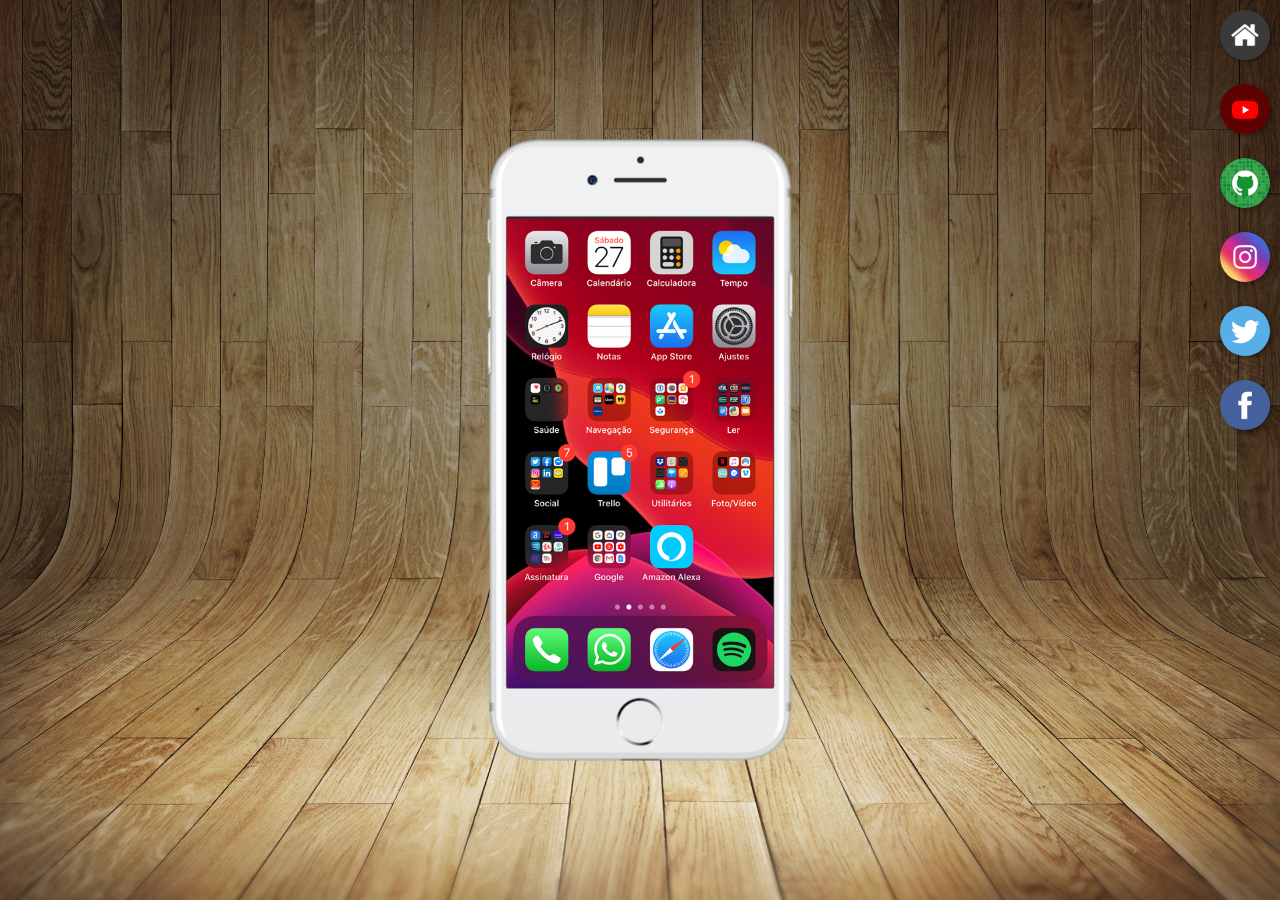
<file: index.html>
<!DOCTYPE html>
<html lang="pt-br">
<head>
    <meta charset="UTF-8">
    <meta http-equiv="X-UA-Compatible" content="IE=edge">
    <meta name="viewport" content="width=device-width, initial-scale=1.0">
    <title>Projeto redes sociais</title>
    <link rel="shortcut icon" href="favicon.ico" type="image/x-icon">
    <link rel="stylesheet" href="estilos/style.css">
</head>
<body>
    <main>
        <section id="telefone">
            <iframe  name="tela" class="tela-home"
            
                src="home.html" frameborder="0">

            

            </iframe>

        
            

        </section>

        <section id="redes-sociais">
            <a href="home.html" target="tela"><img src="imagens/logo-home.jpg" alt="botao-home"><br></a>
            <a href="youtube.html" target="tela"><img src="imagens/logo-youtube.jpg" alt="YouTube"><br></a>
            <a href="github.html" target="tela"><img src="imagens/logo-github.jpg" alt="GitHub"><br></a>
            <a href="intagram.html" target="tela"><img src="imagens/logo-instagram.jpg" alt="Instagram"><br></a>
            <a href="twiter.html" target="tela"><img src="imagens/logo-twitter.jpg" alt="Twitter"><br></a>
            <a href="facebook.html" target="tela"><img src="imagens/logo-facebook.jpg" alt="Facebook"><br></a>
           

        </section>


    </main>
    
</body>
</html>
</file>
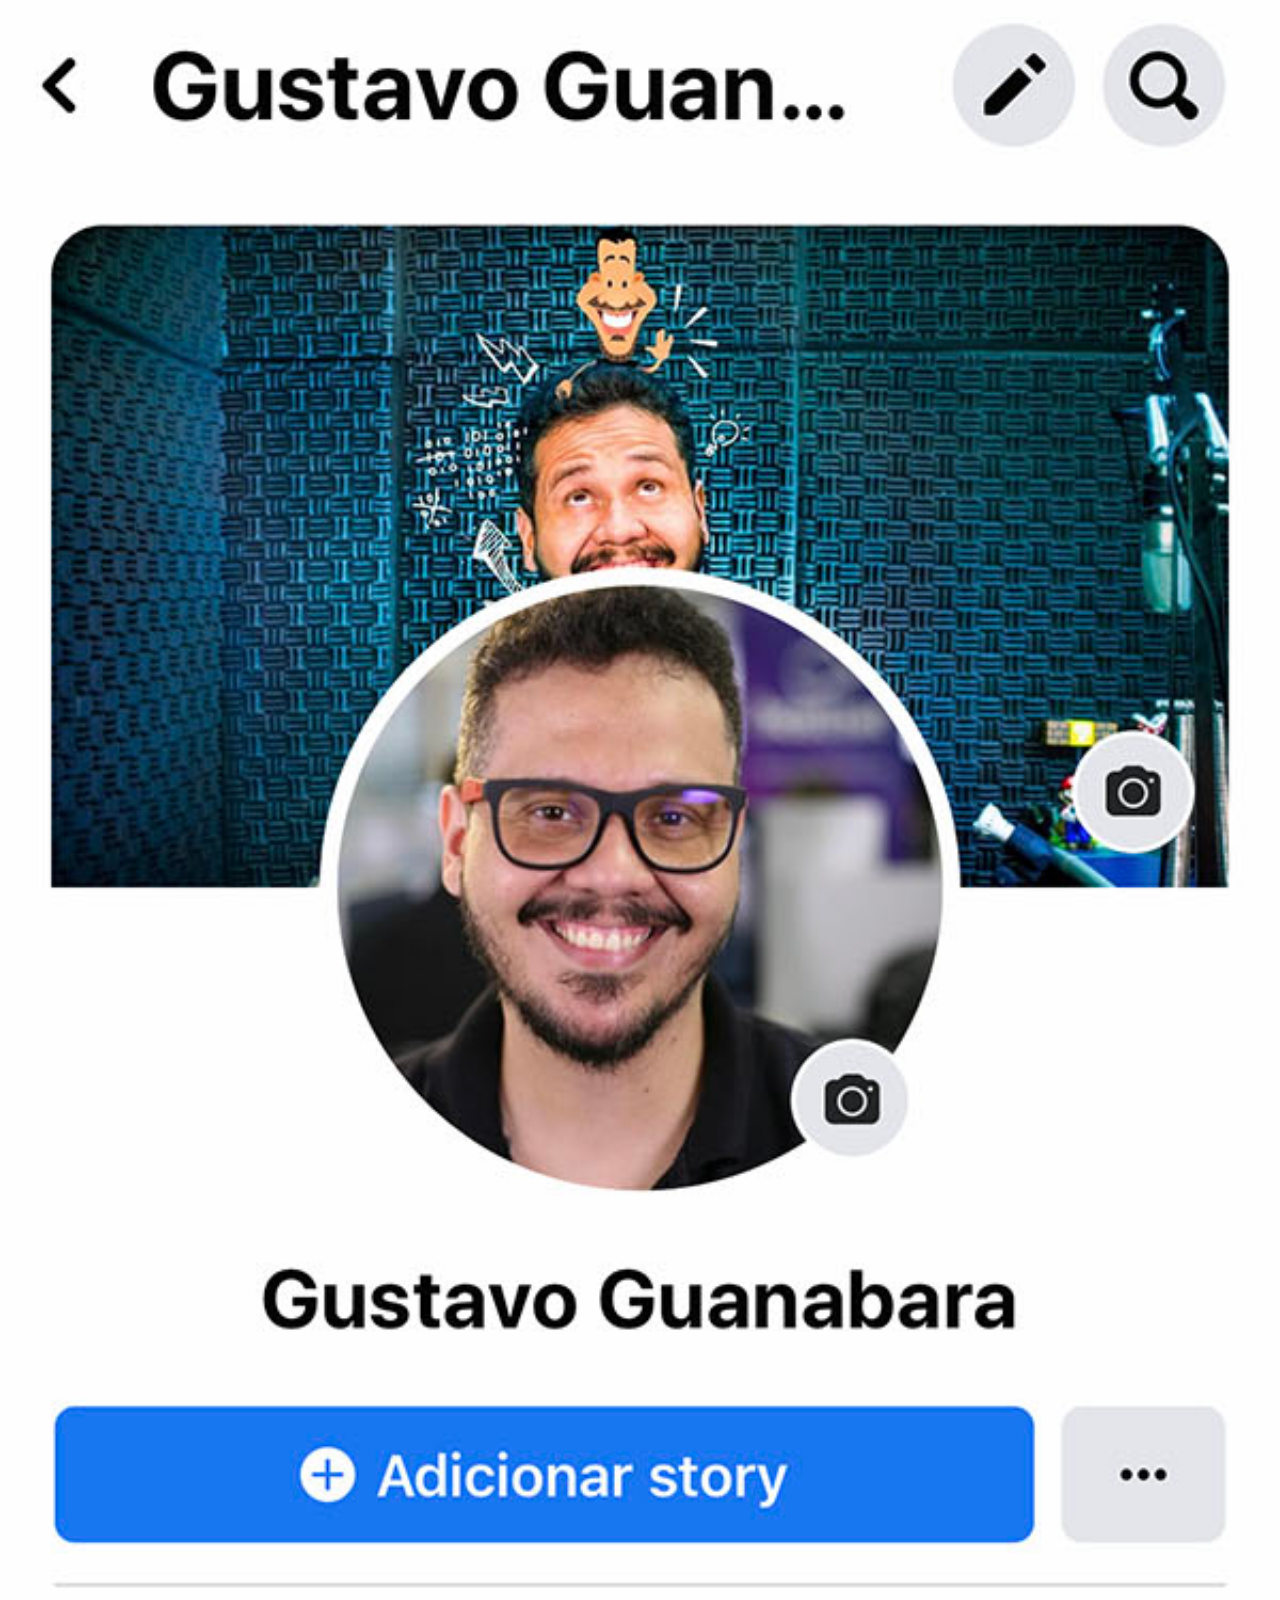
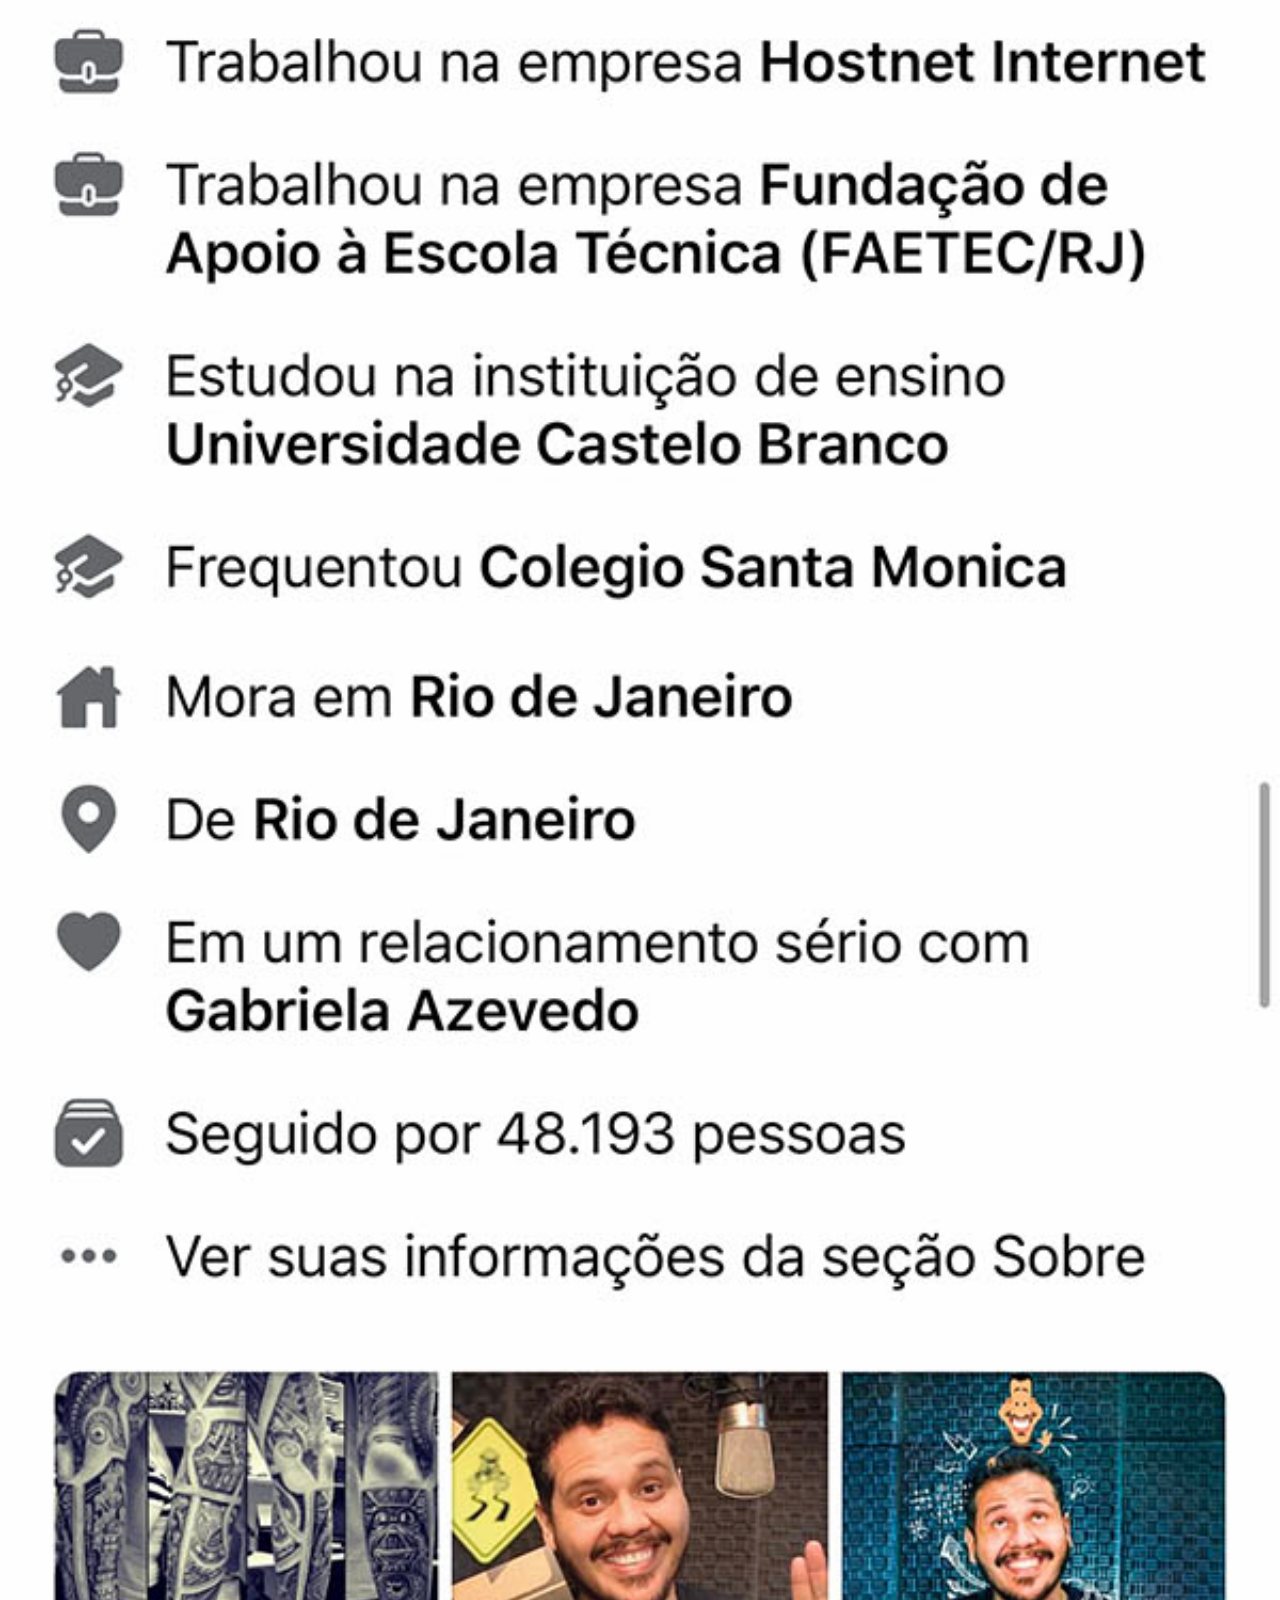
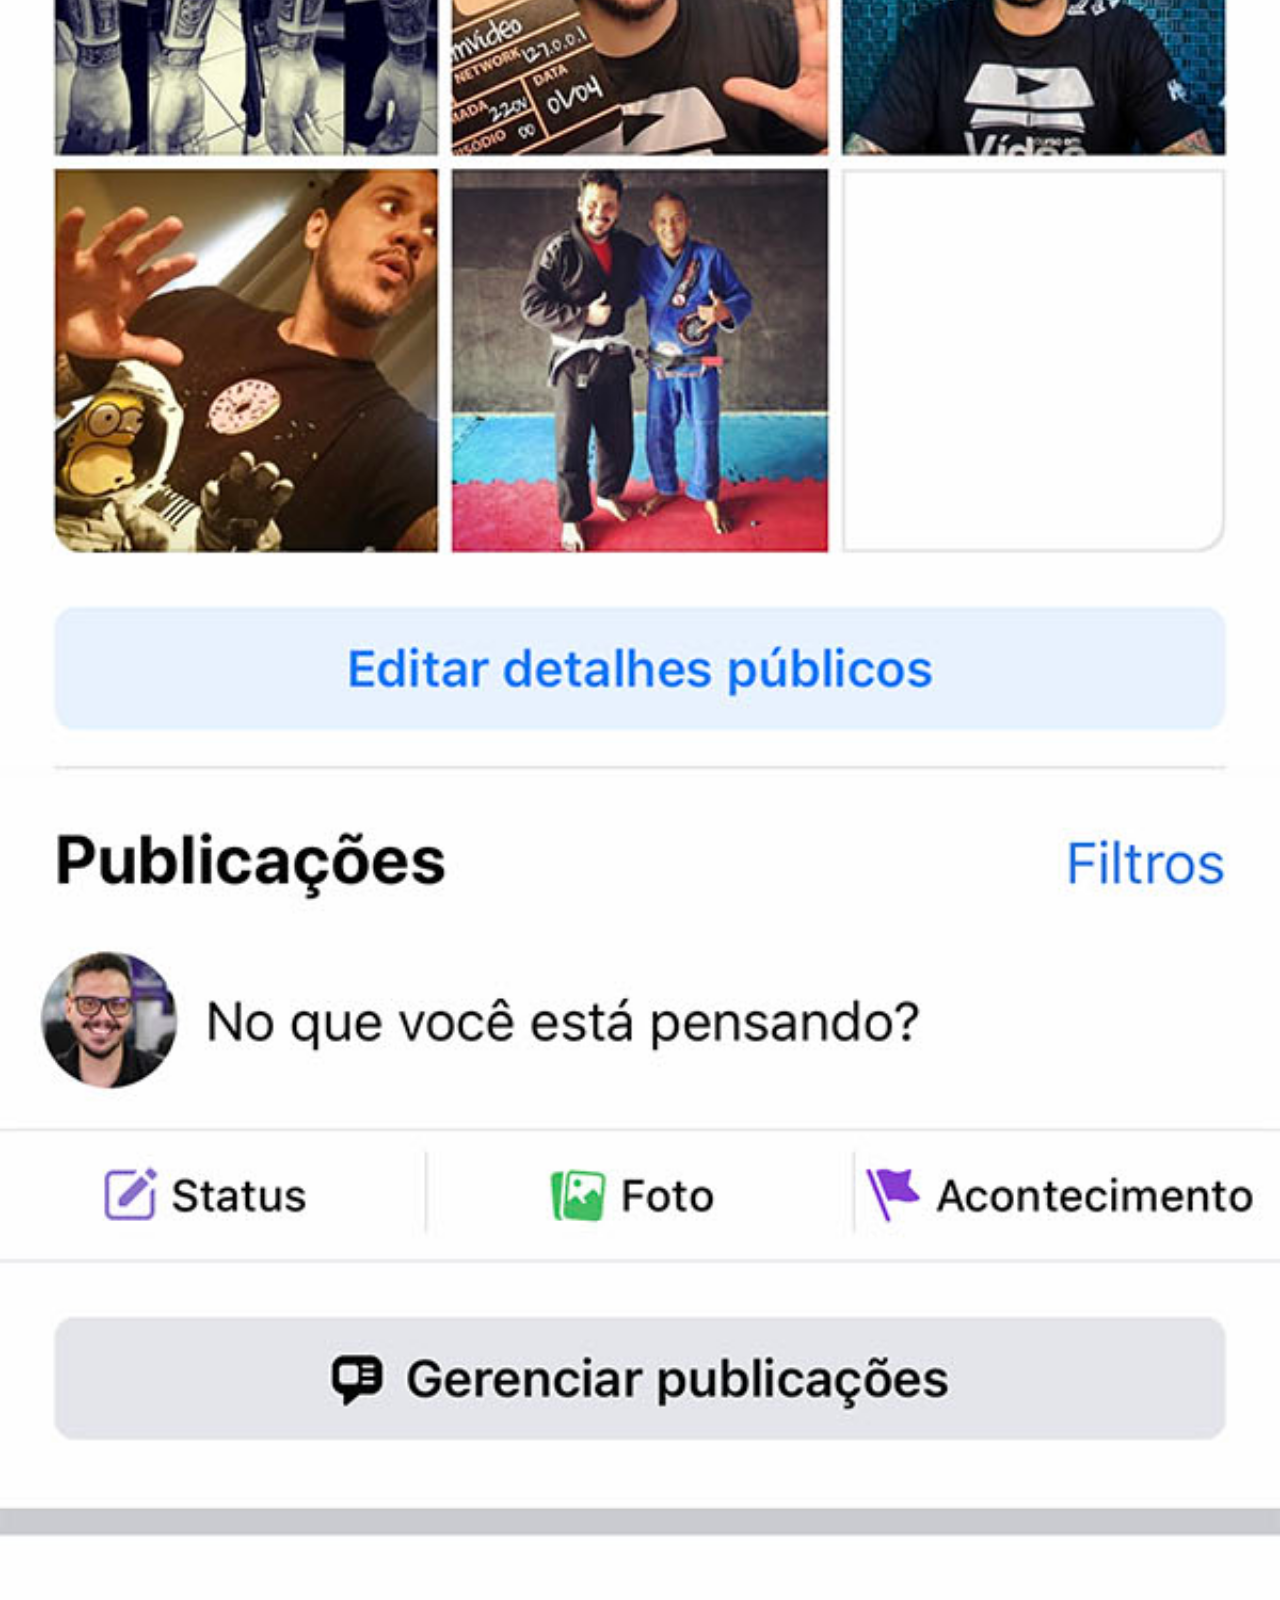
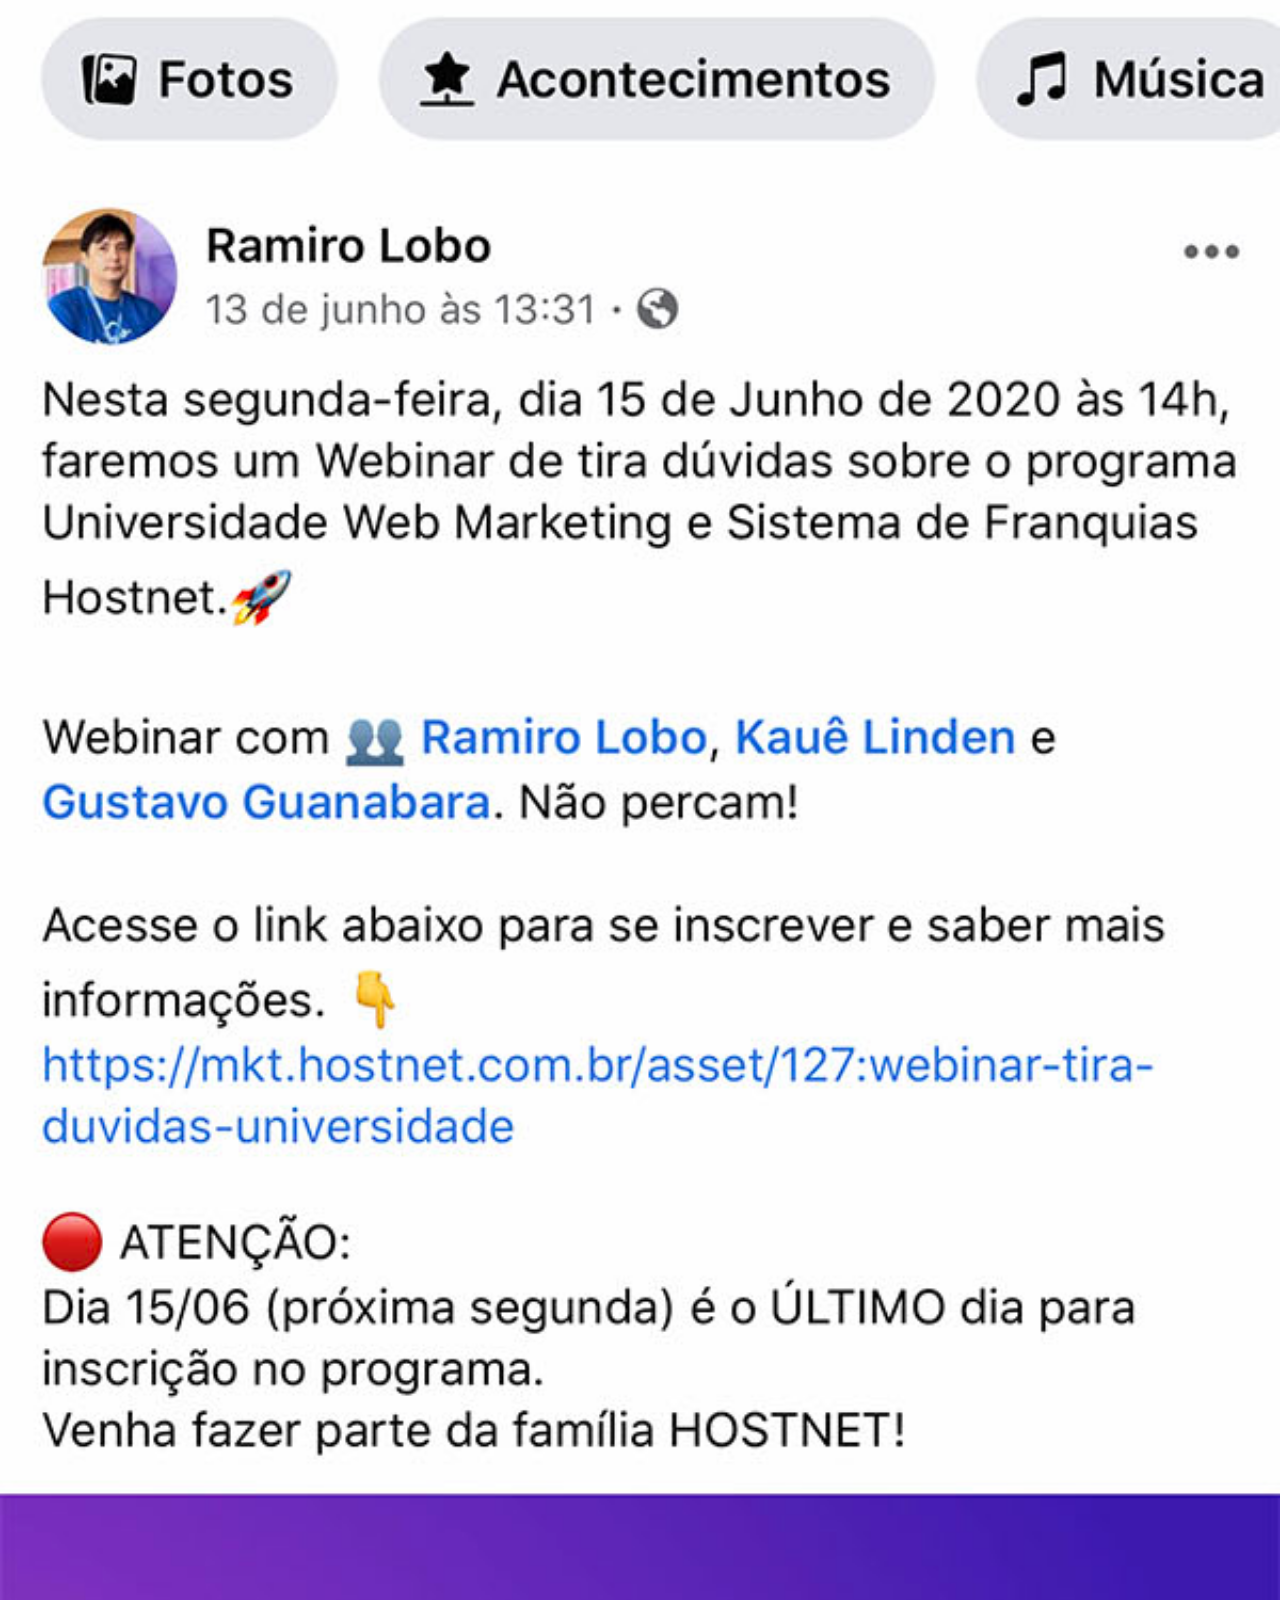
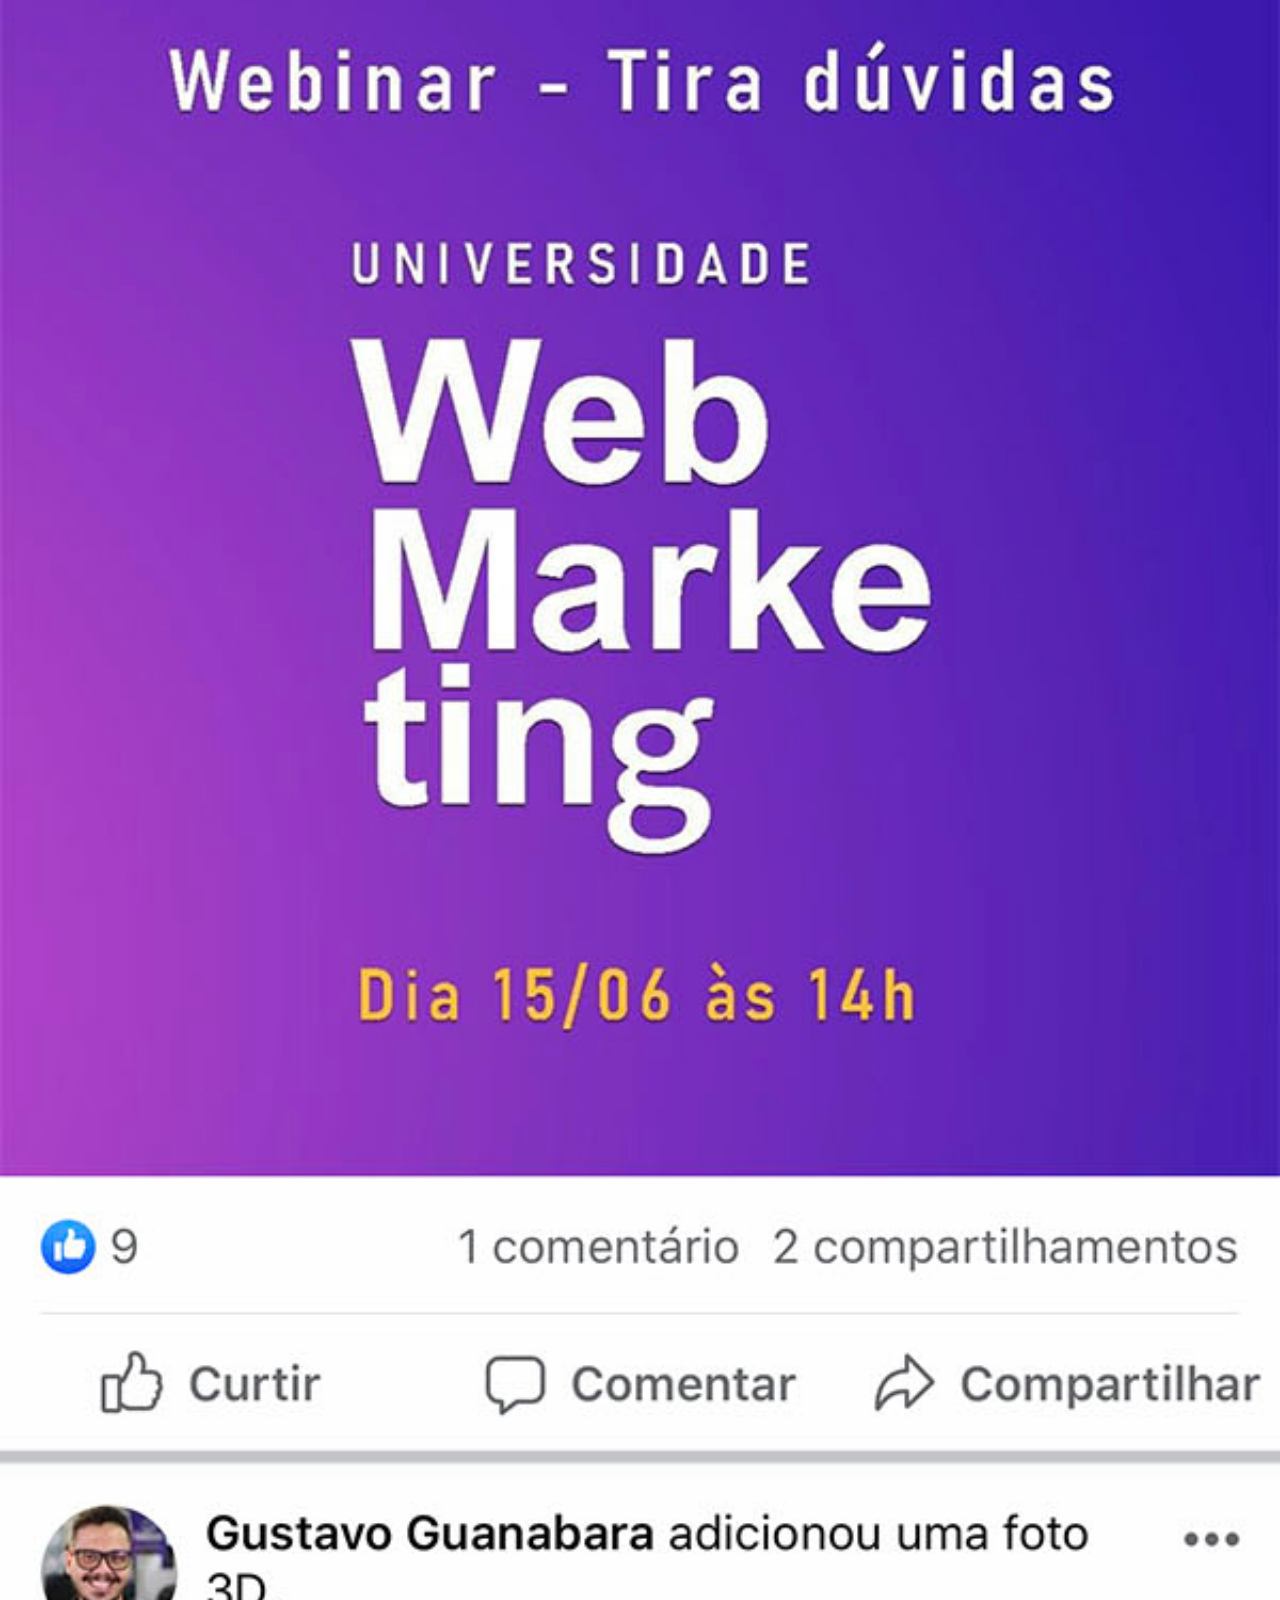
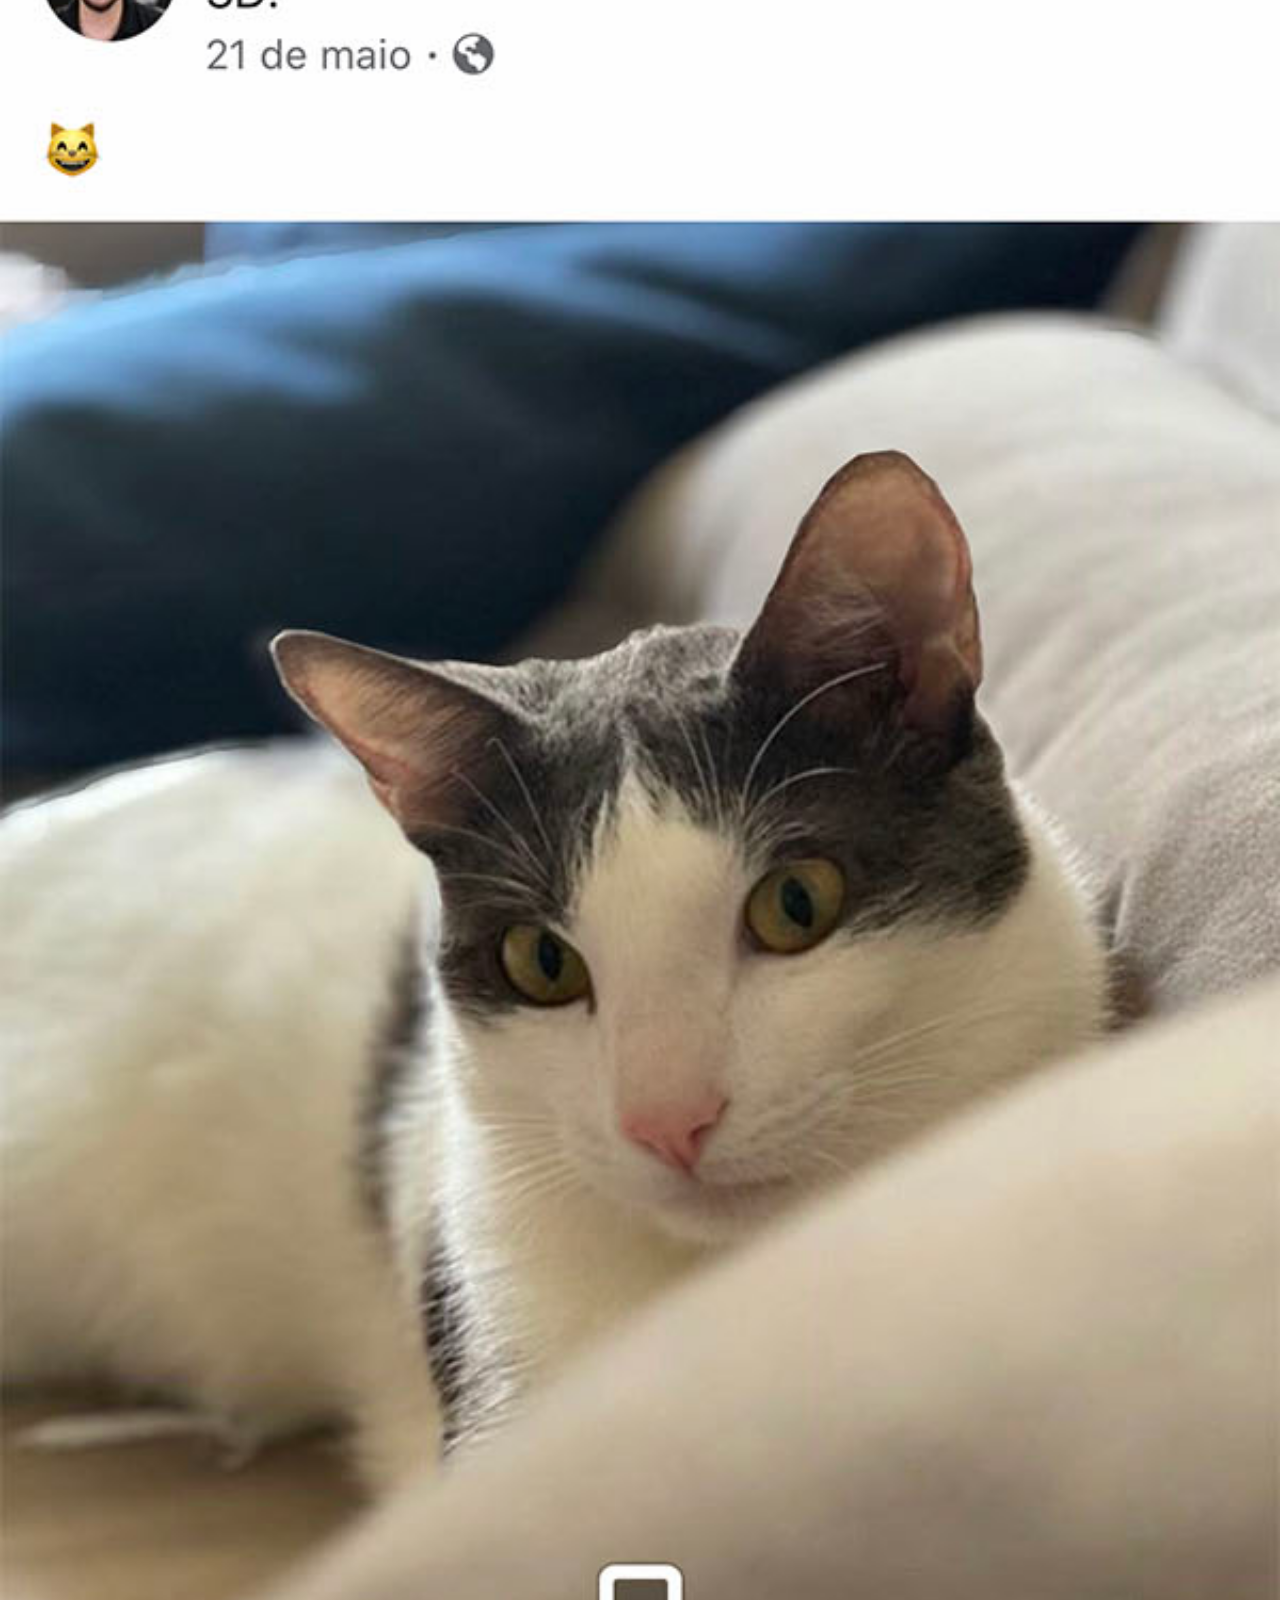
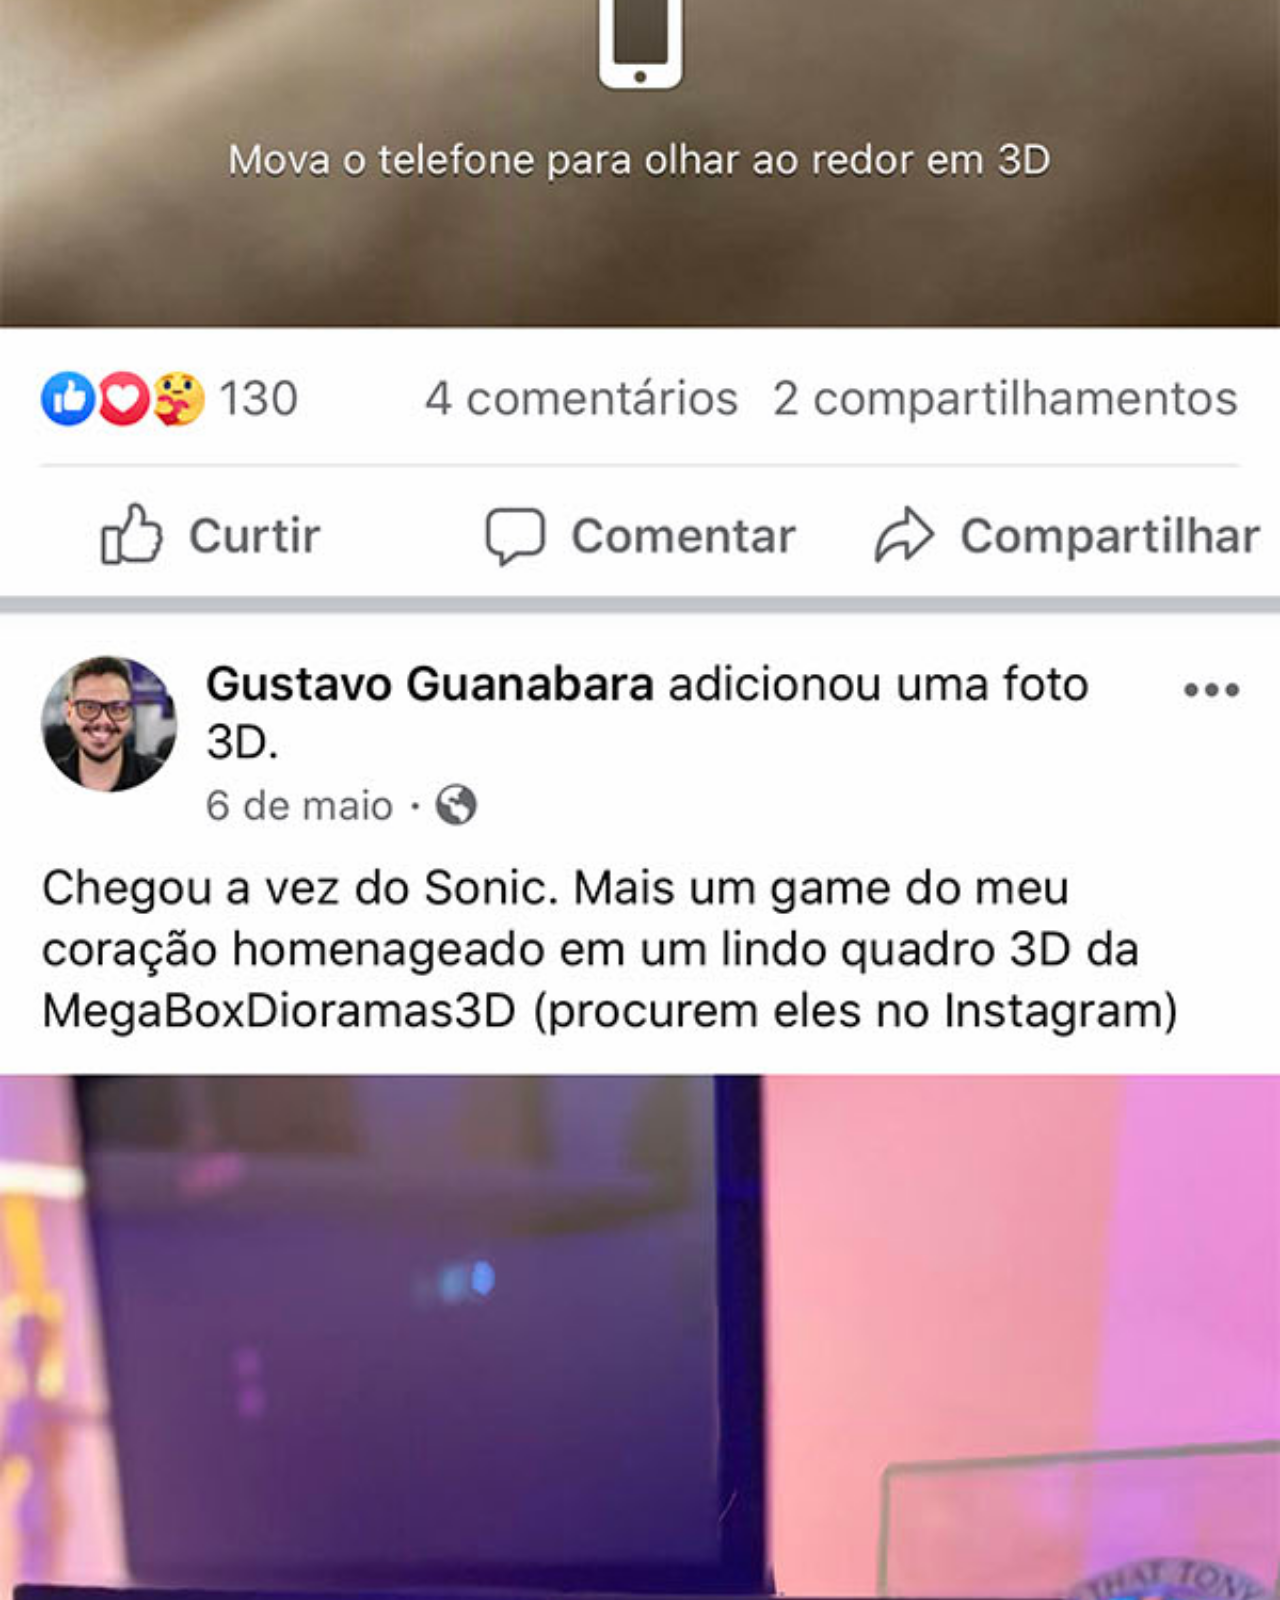
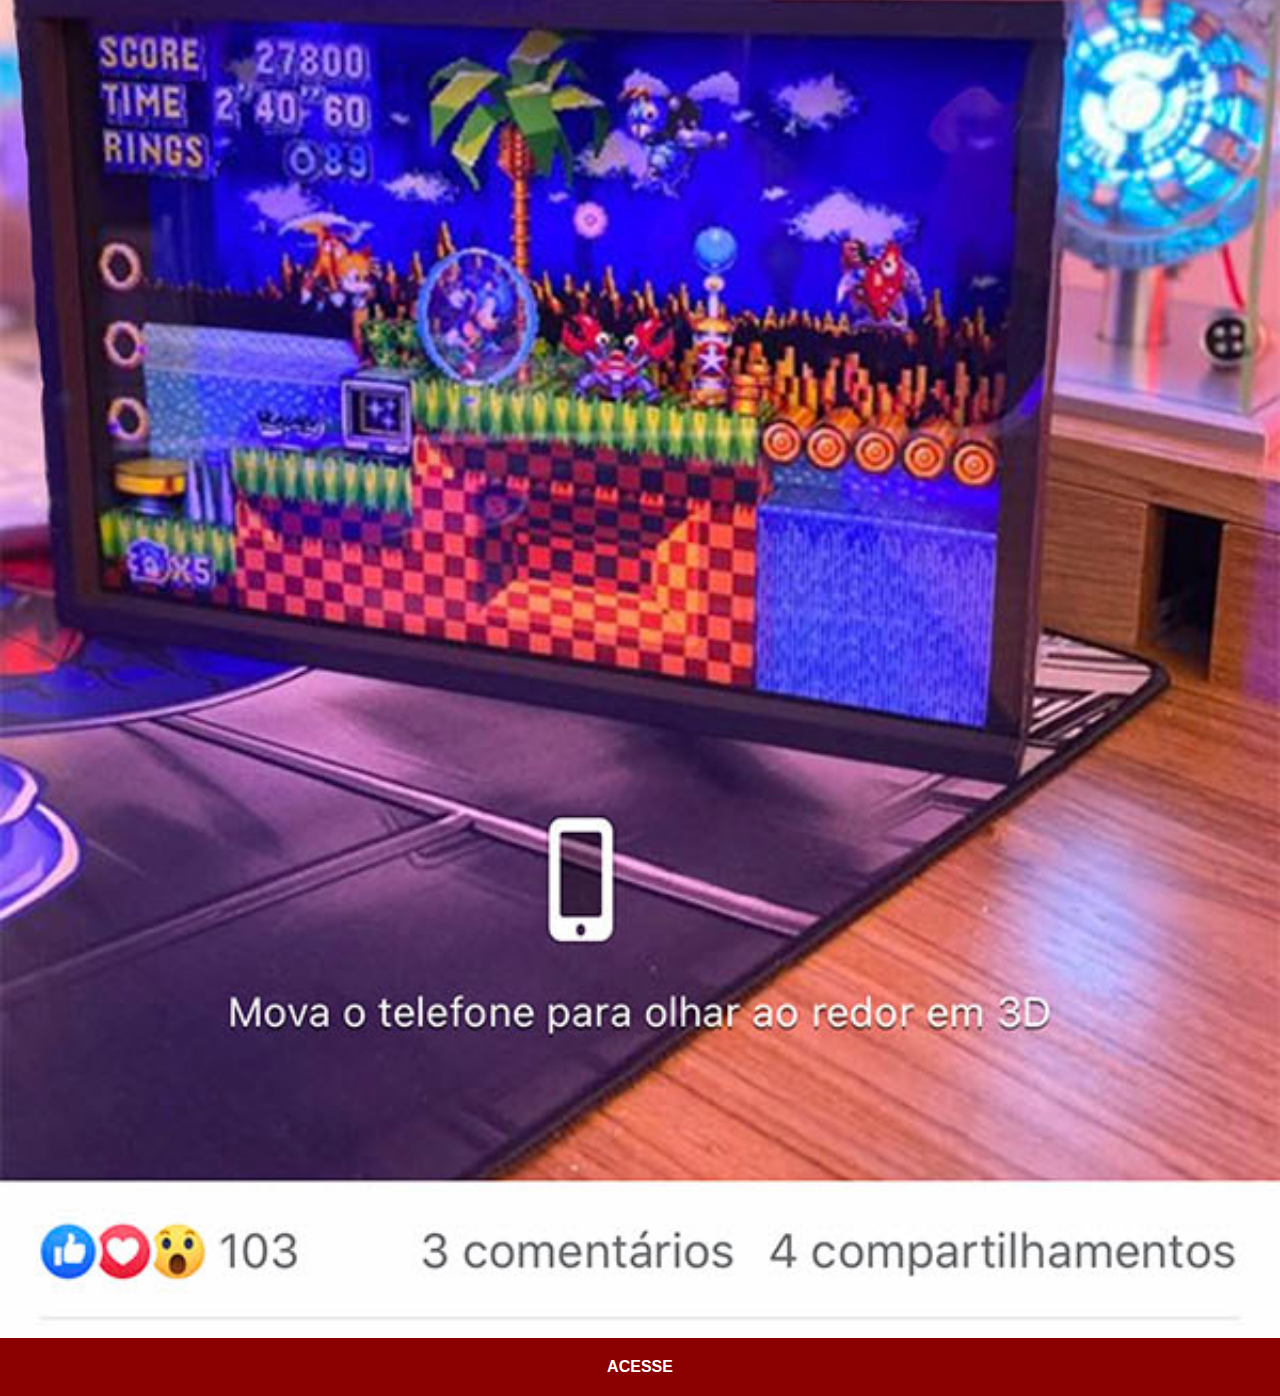
<file: facebook.html>
<!DOCTYPE html>
<html lang="pt-br">
<head>
    <meta charset="UTF-8">
    <meta http-equiv="X-UA-Compatible" content="IE=edge">
    <meta name="viewport" content="width=device-width, initial-scale=1.0">
    <title>Facebook</title> 
    <link rel="stylesheet" href="estilos/social.css">
</head>
<body>
    <img src="imagens/tela-facebook.jpg" alt="tela-face">
    <a href="https://www.facebook.com/gustavoguanabara/" target="_blank">ACESSE</a>
    
</body>
</html>
</file>
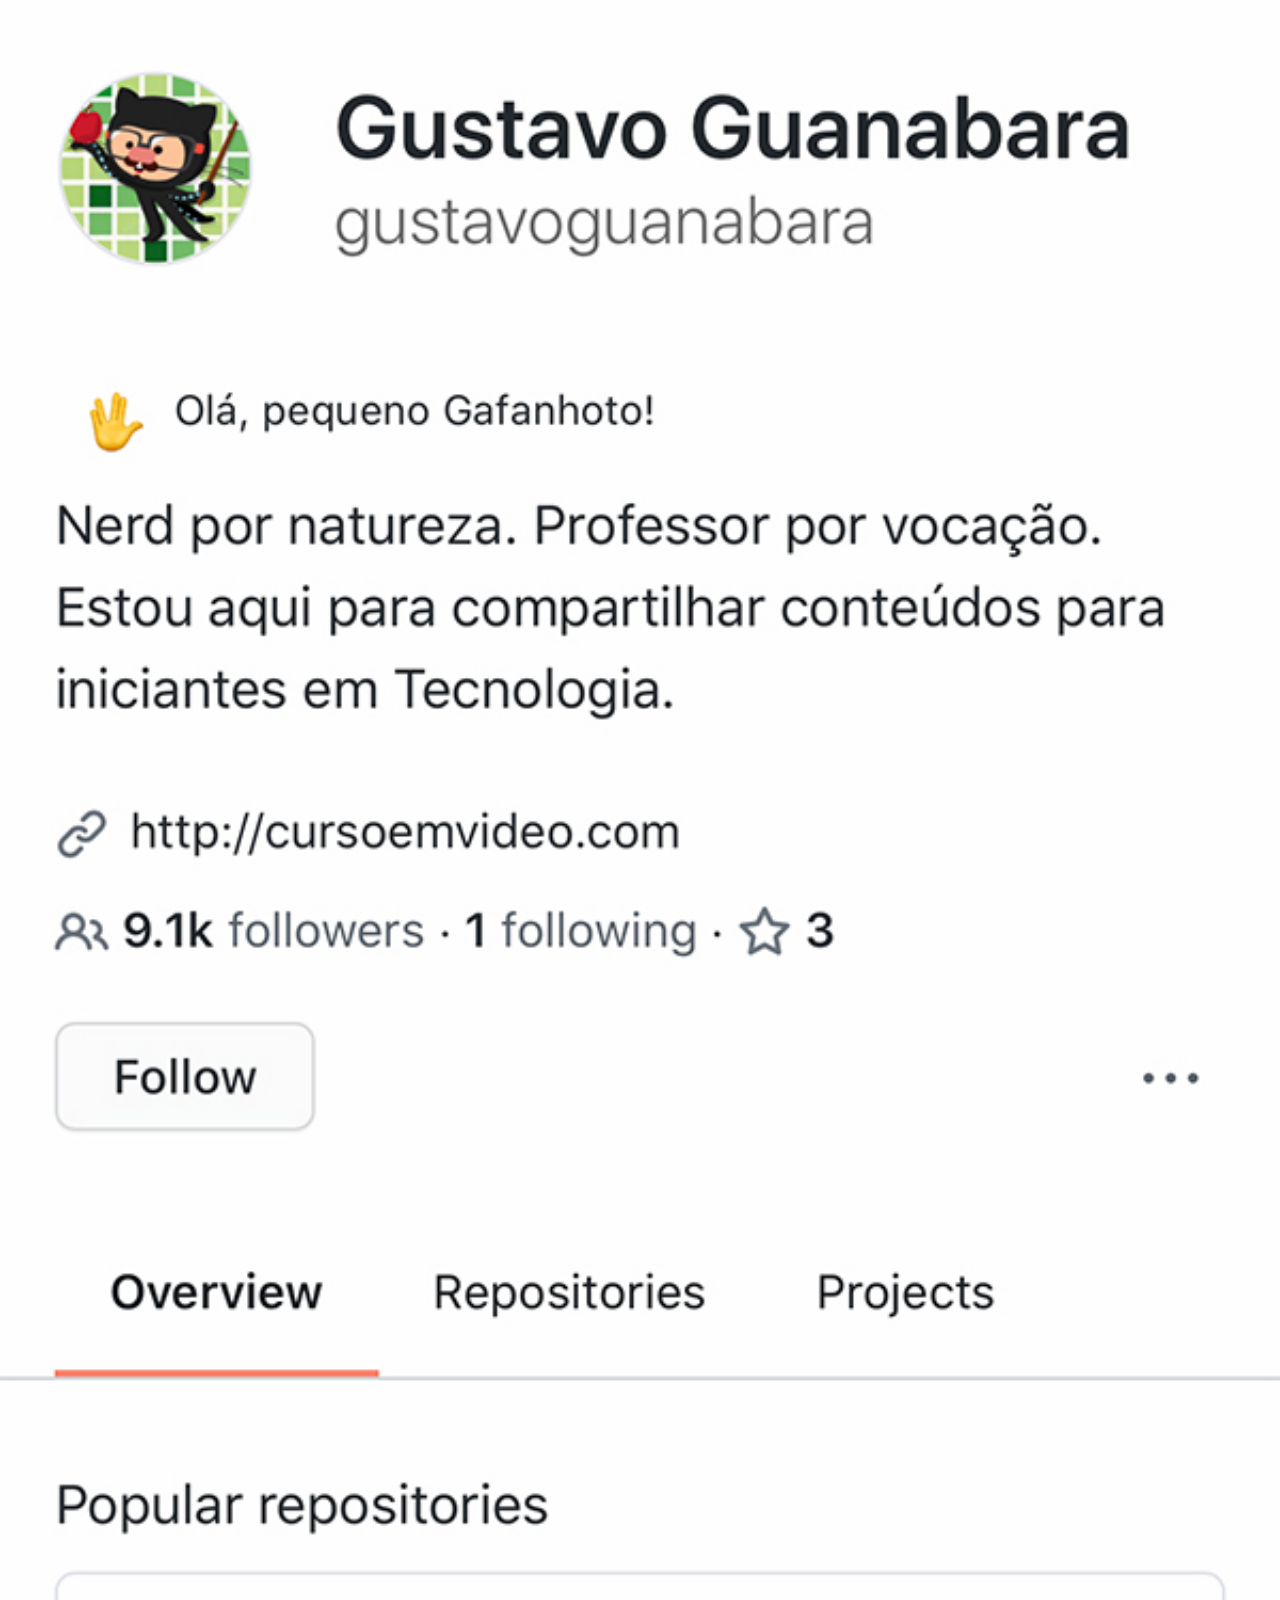
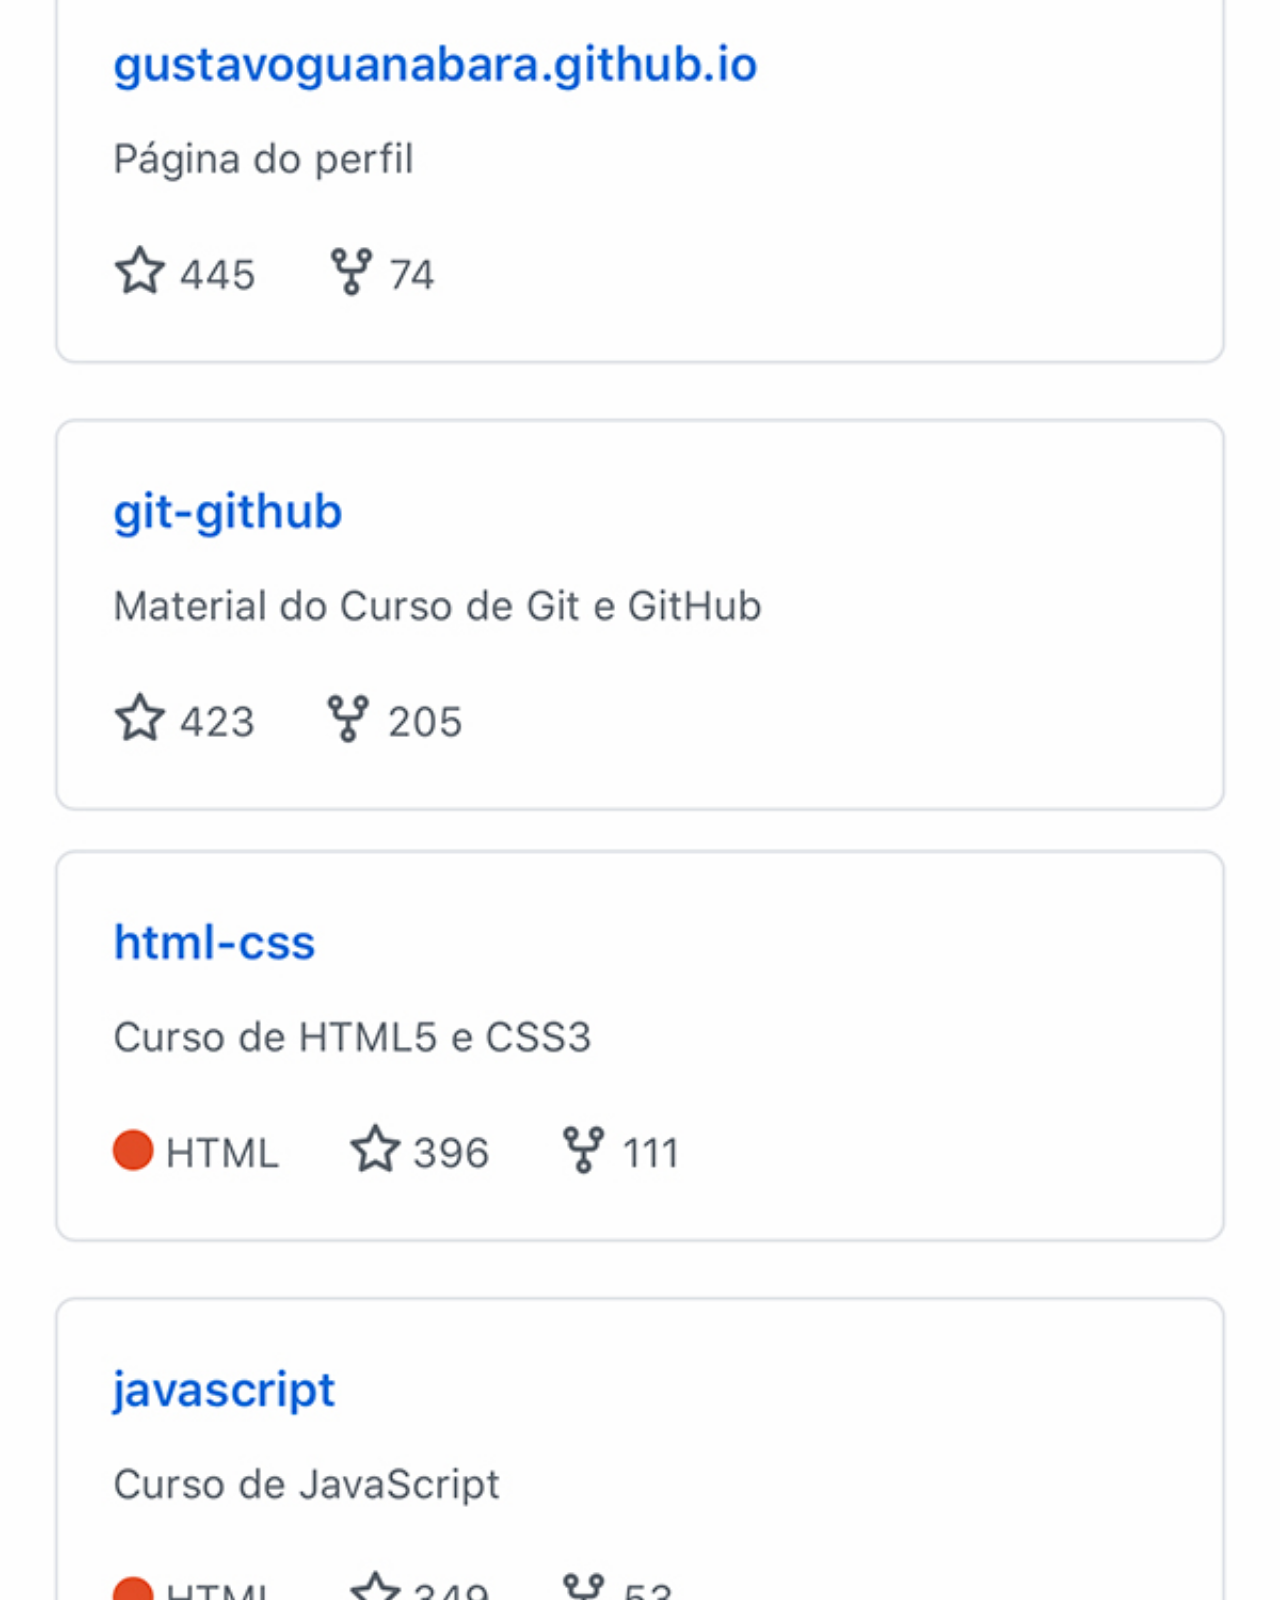
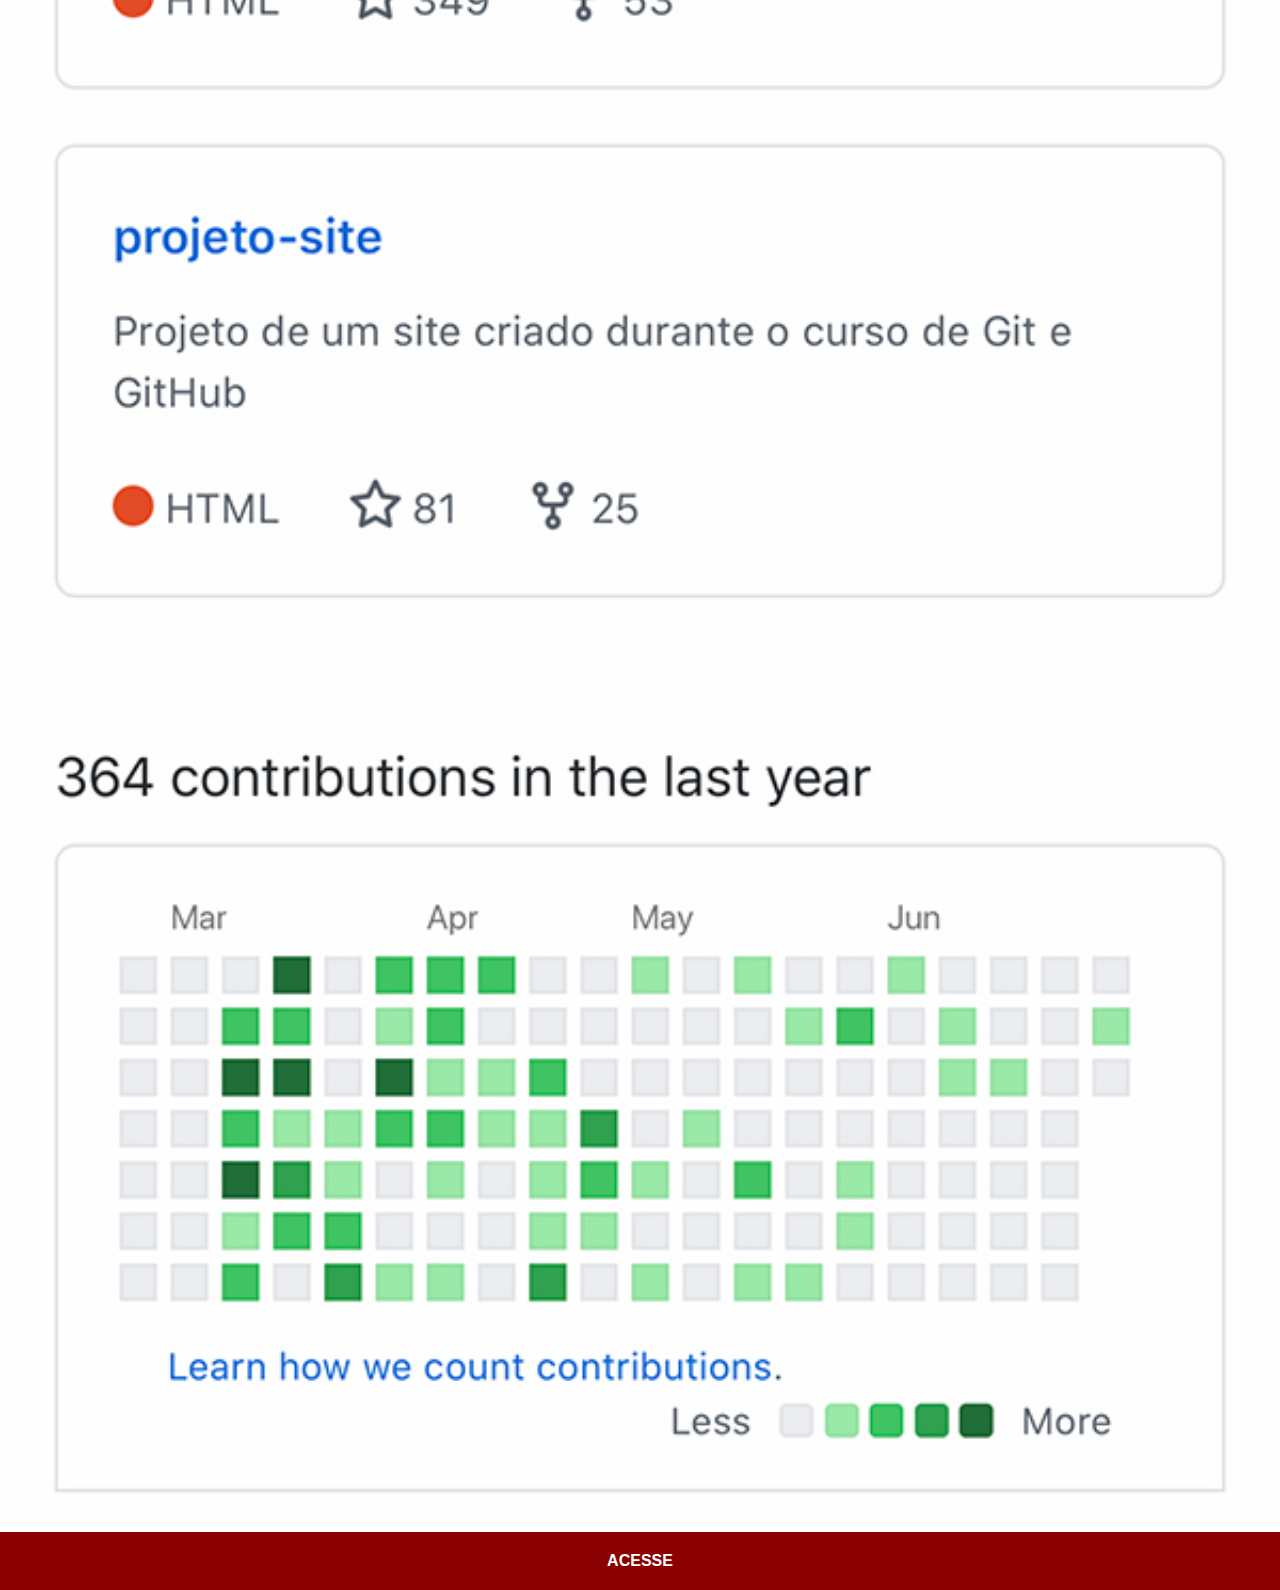
<file: github.html>
<!DOCTYPE html>
<html lang="pt-br">
<head>
    <meta charset="UTF-8">
    <meta http-equiv="X-UA-Compatible" content="IE=edge">
    <meta name="viewport" content="width=device-width, initial-scale=1.0">
    <title>Git-Hub</title>
    <link rel="stylesheet" href="estilos/social.css">
</head>
<body>
    <img src="imagens/tela-github.jpg" alt="tela-github">
    <a href="https://github.com/" target="_blank">ACESSE</a>
    
</body>
</html>
</file>
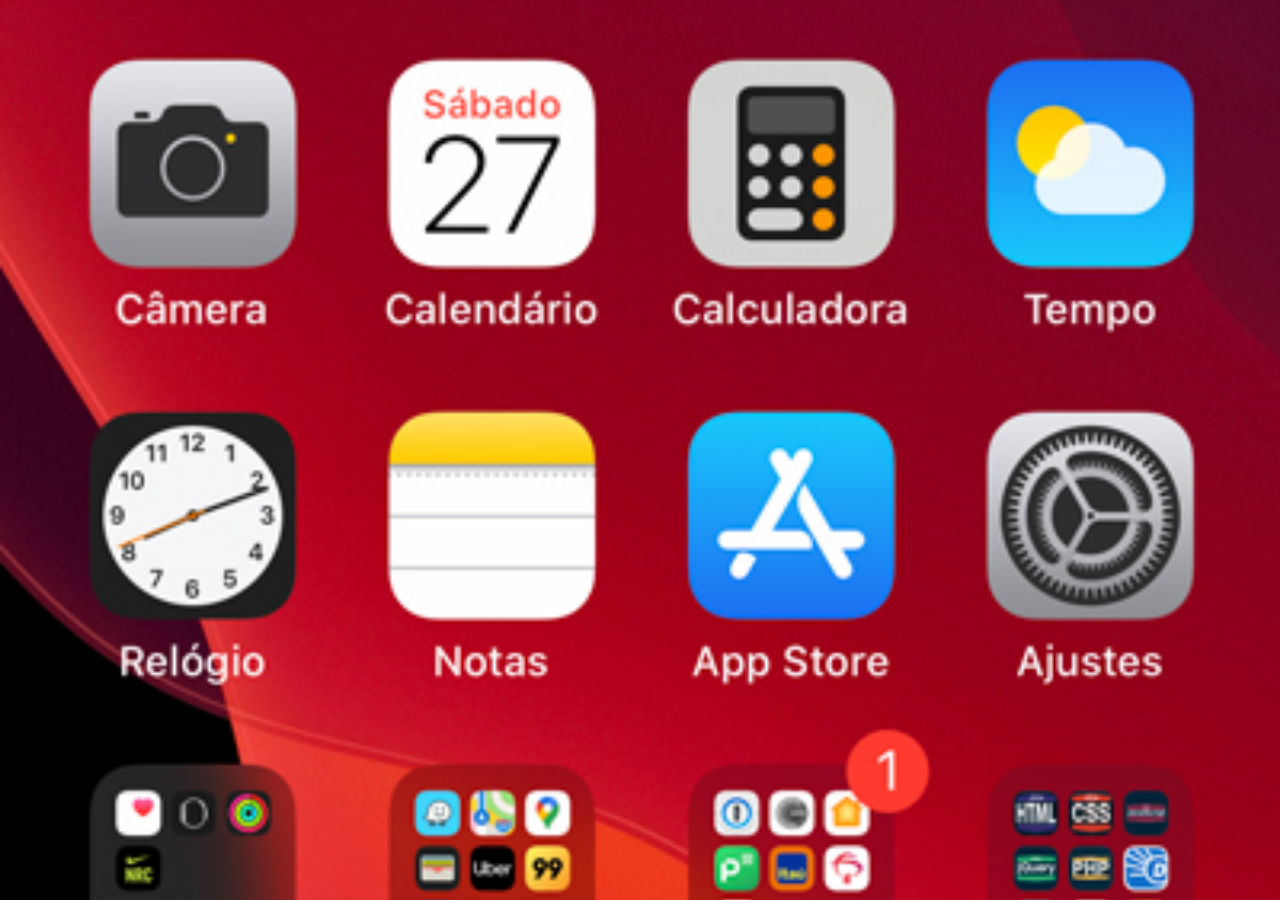
<file: home.html>
<!DOCTYPE html>
<html lang="pt-br">
<head>
    <meta charset="UTF-8">
    <meta http-equiv="X-UA-Compatible" content="IE=edge">
    <meta name="viewport" content="width=device-width, initial-scale=1.0">
    <title>home</title>
    <style>
        * {
            margin: 0px;
            padding: 0px;
        }

        body {
            height: 100vh;
            width: 100vw;
            background-image: url(imagens/tela-home.jpg);
            background-repeat: no-repeat;
            background-position: top center;
            background-size: cover;
            

        }
    </style>
</head>
<body>
    
    
</body>
</html>
</file>
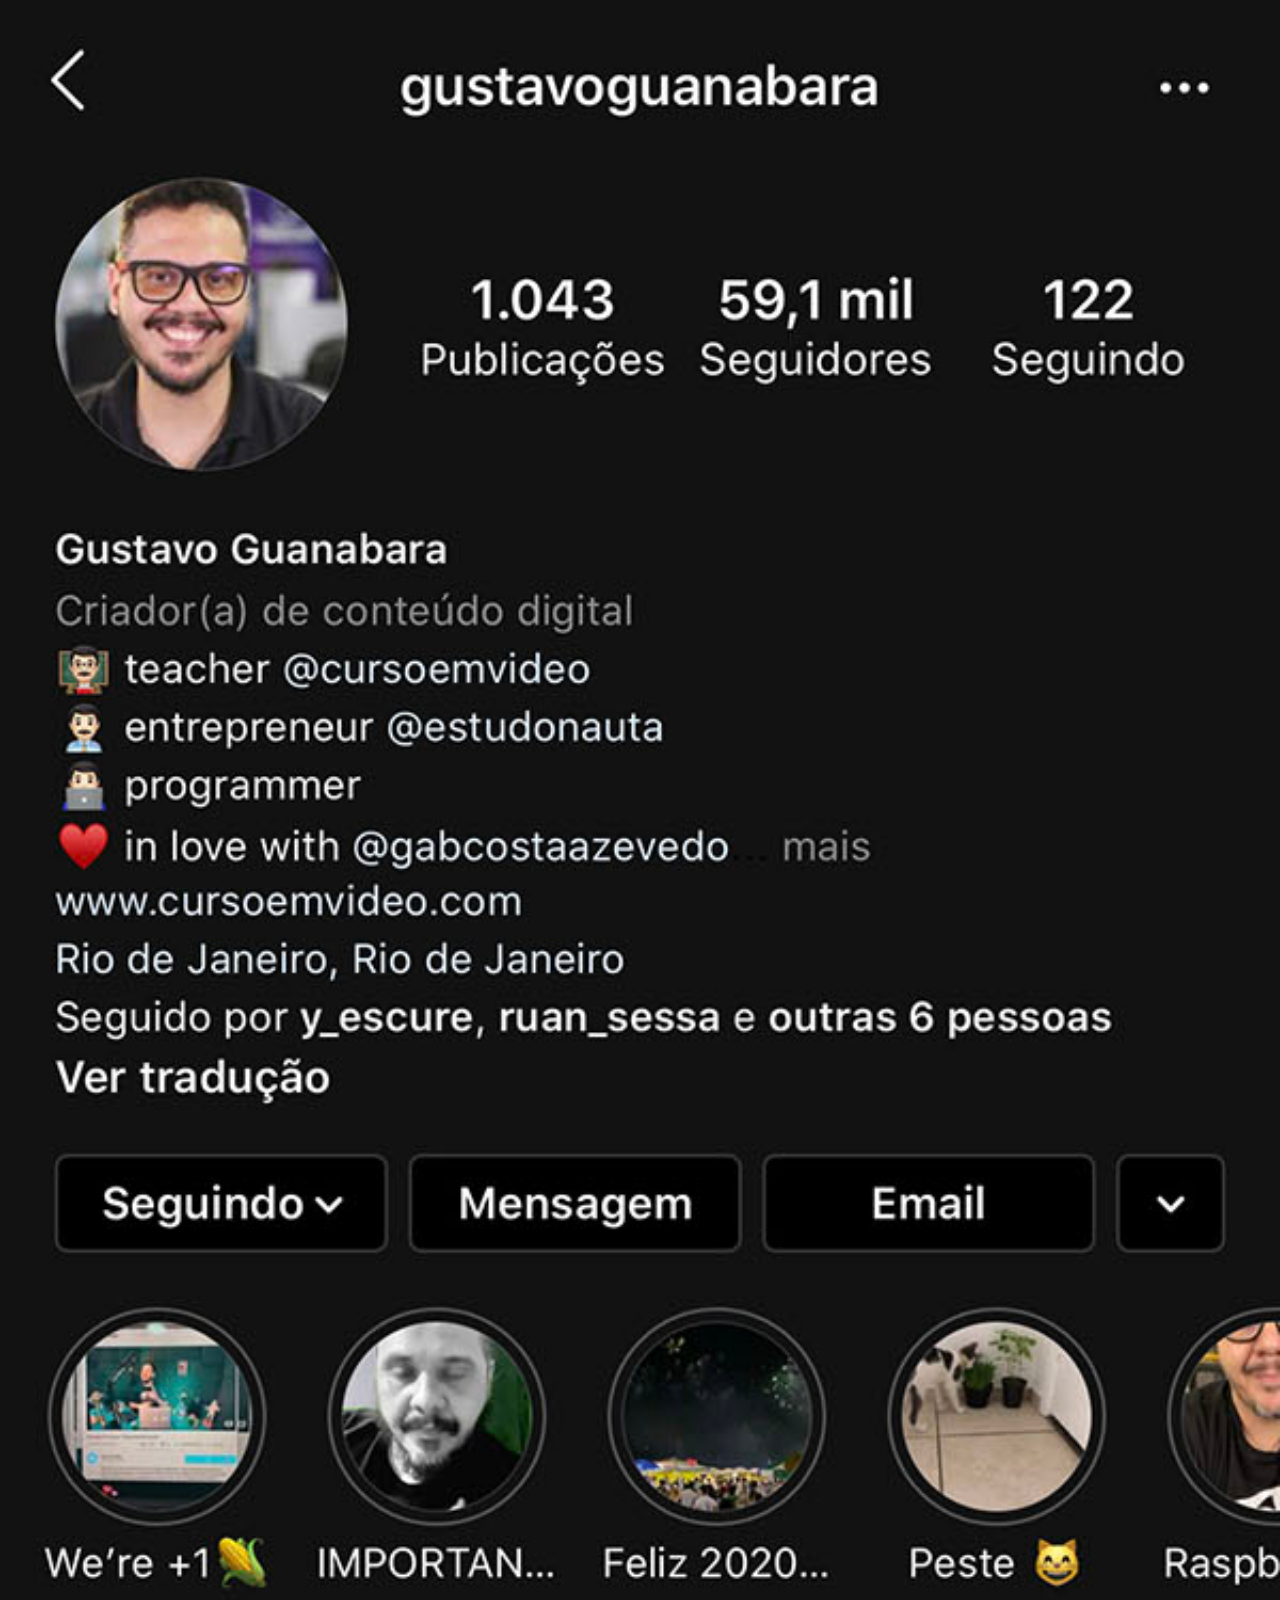
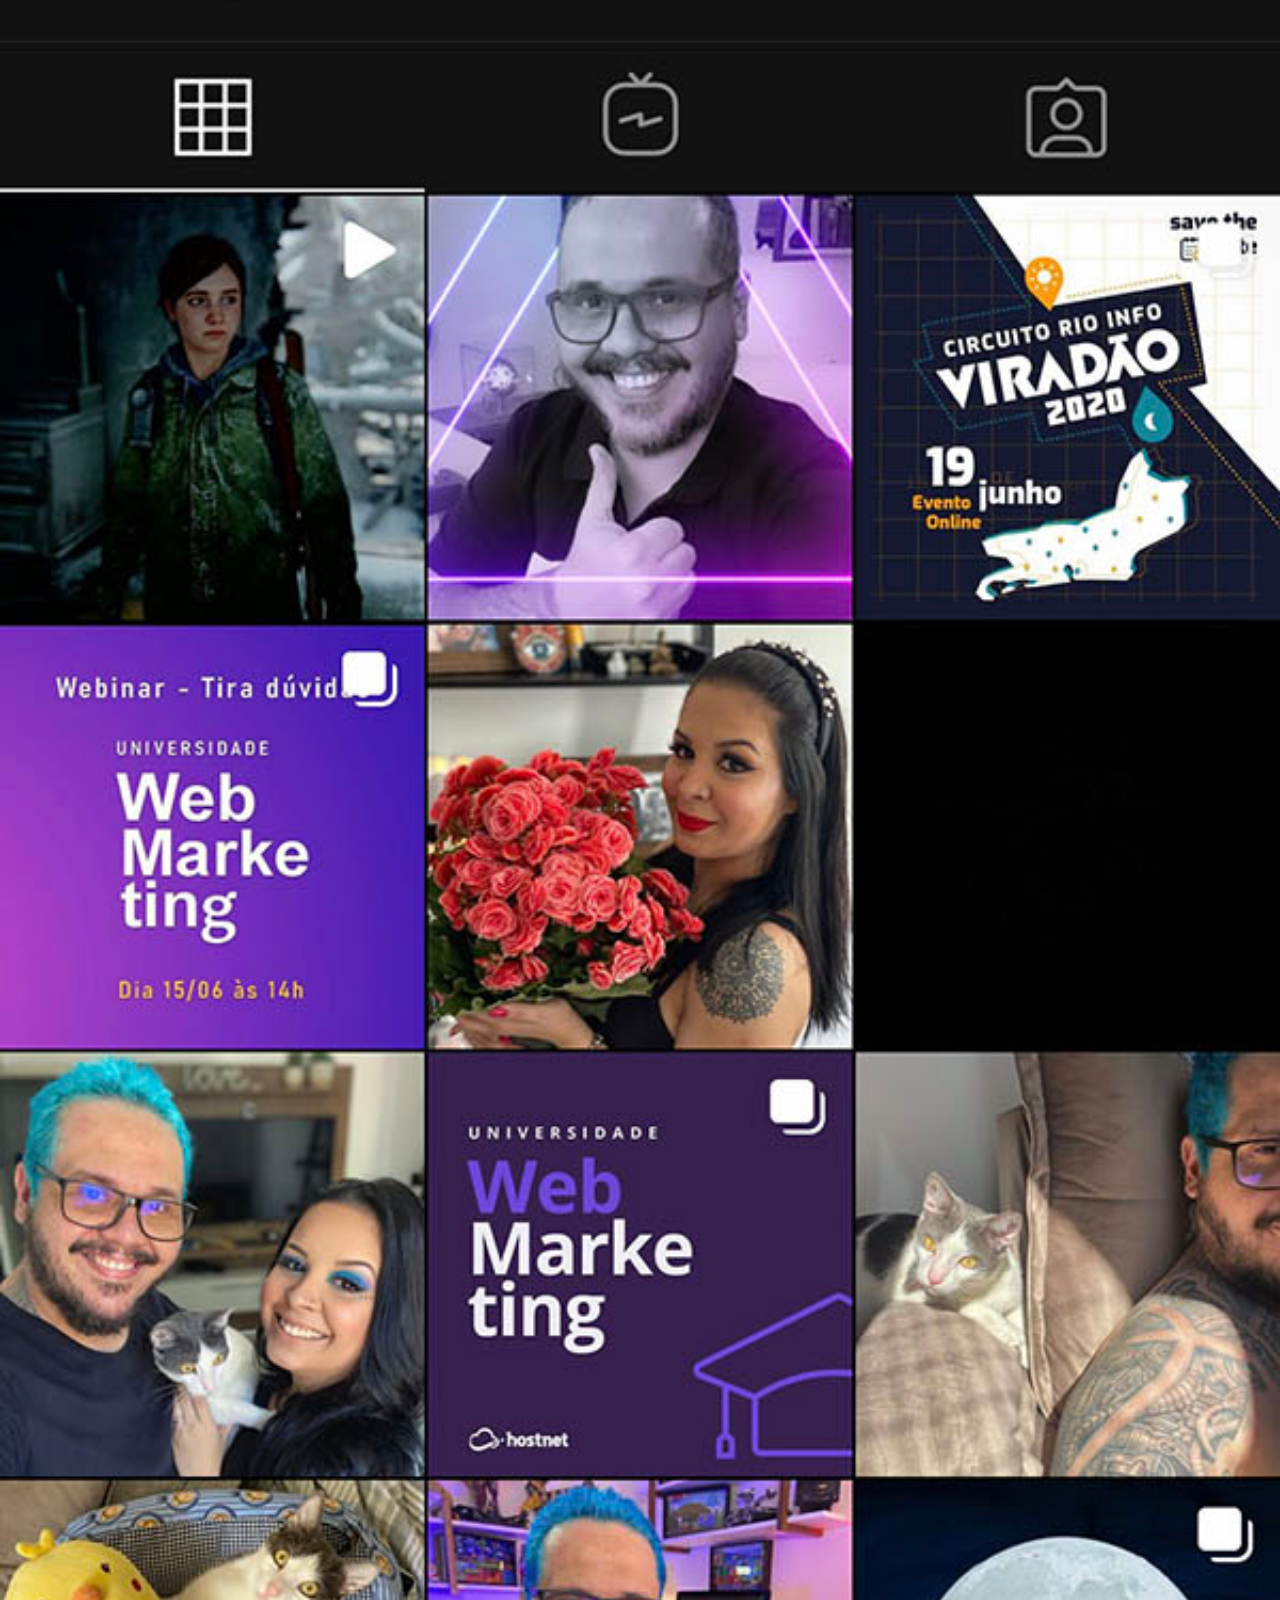
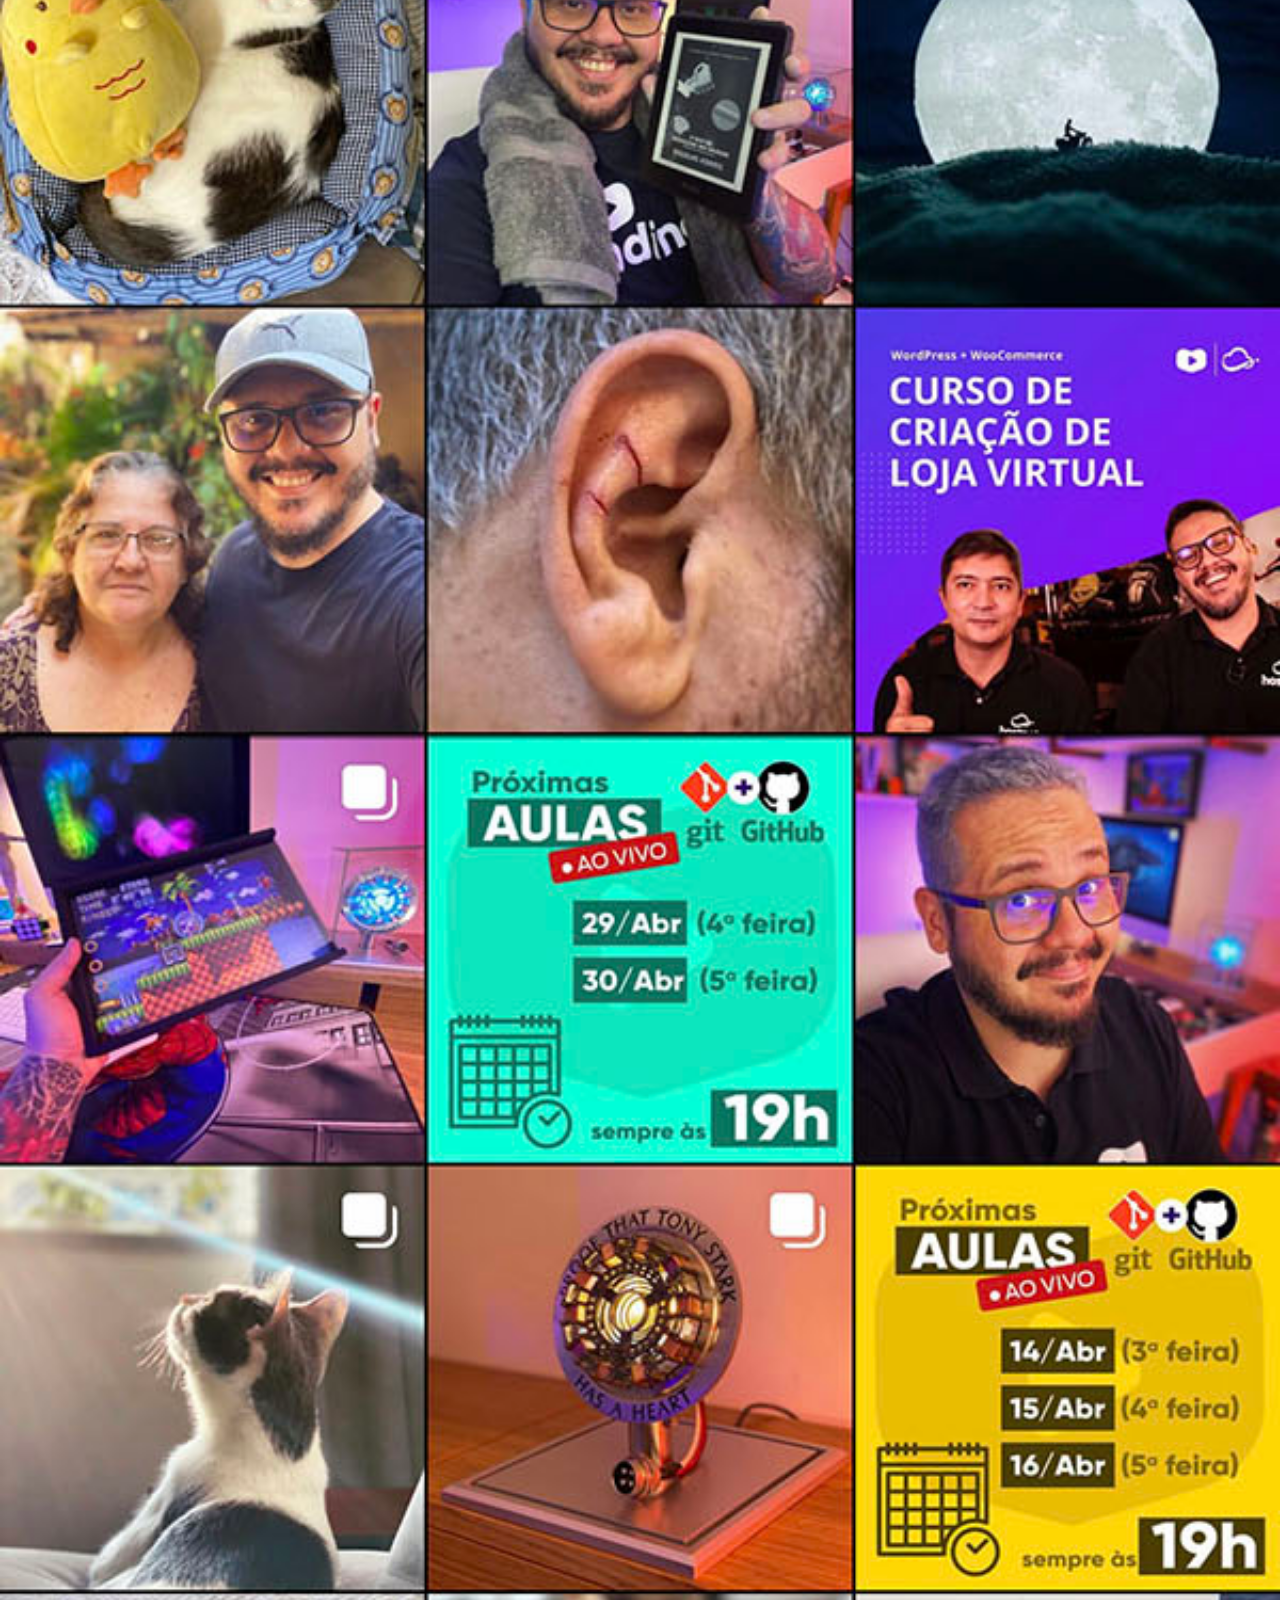
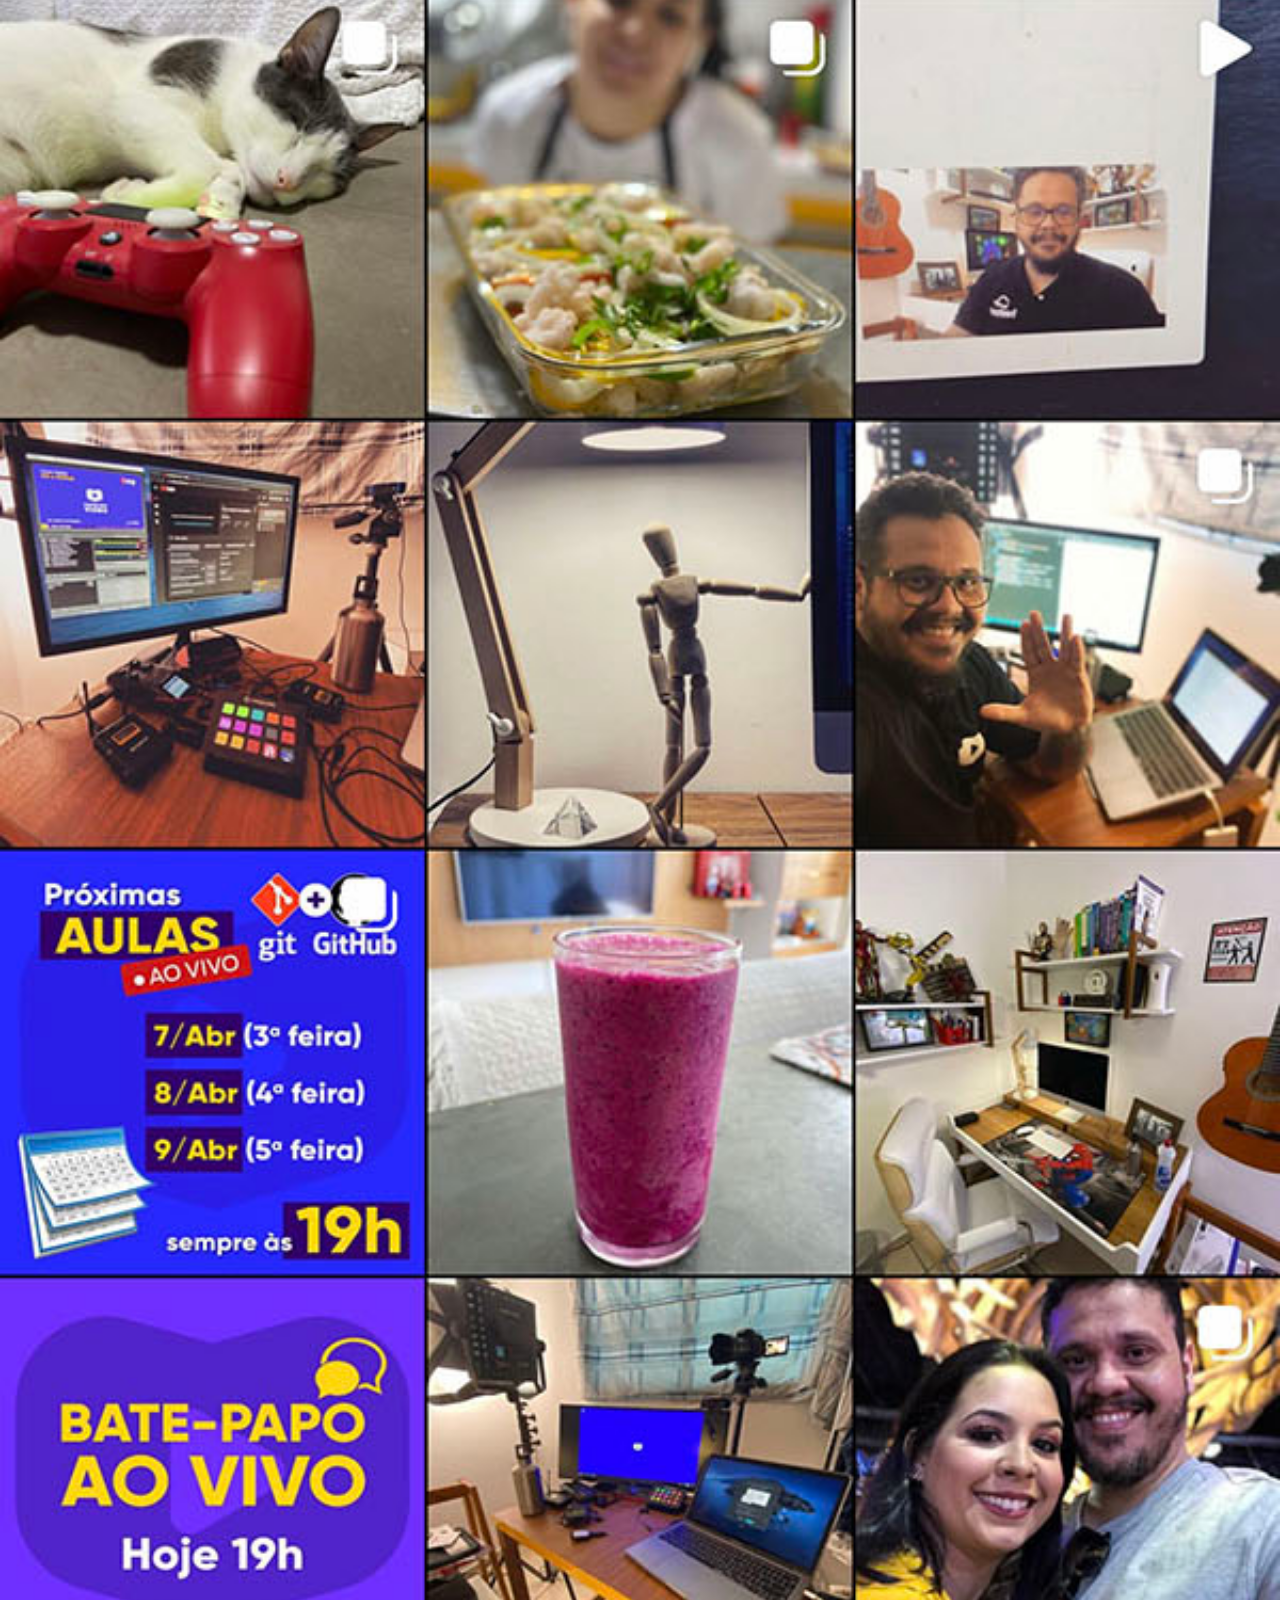
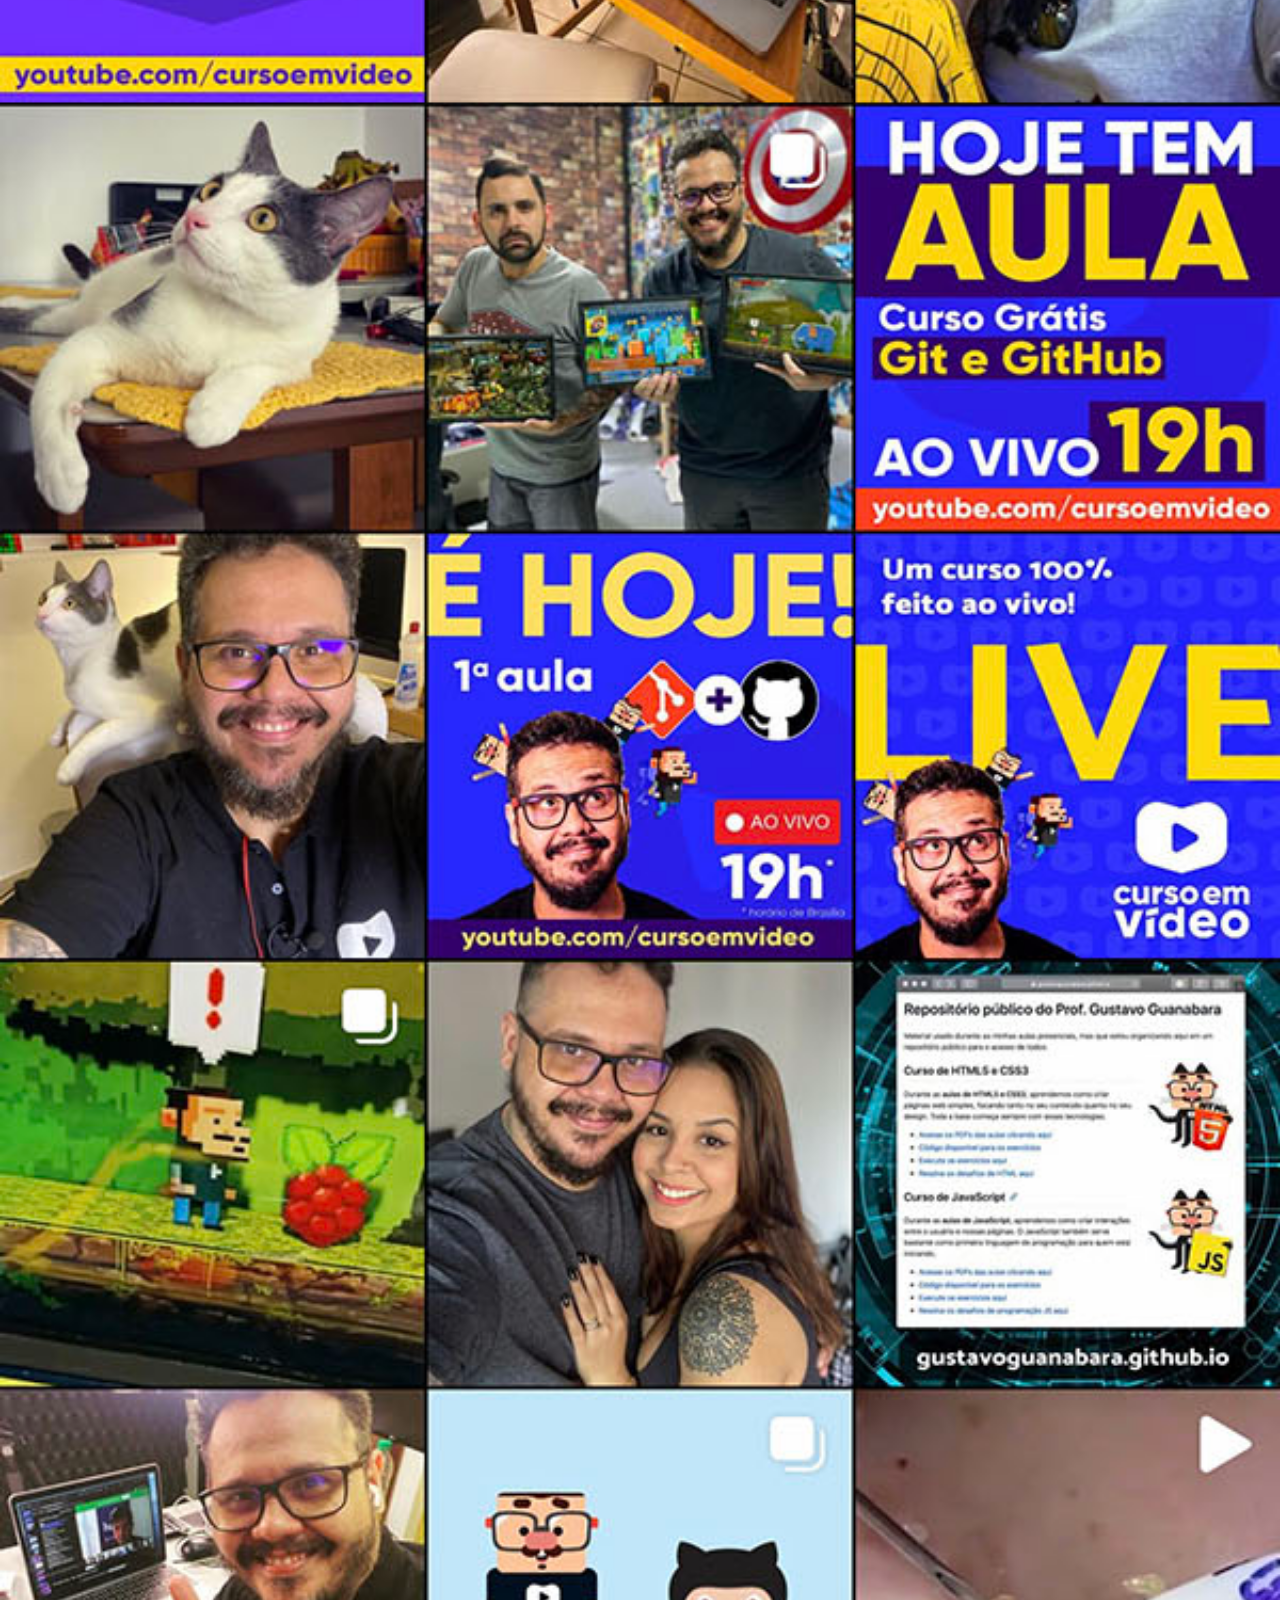
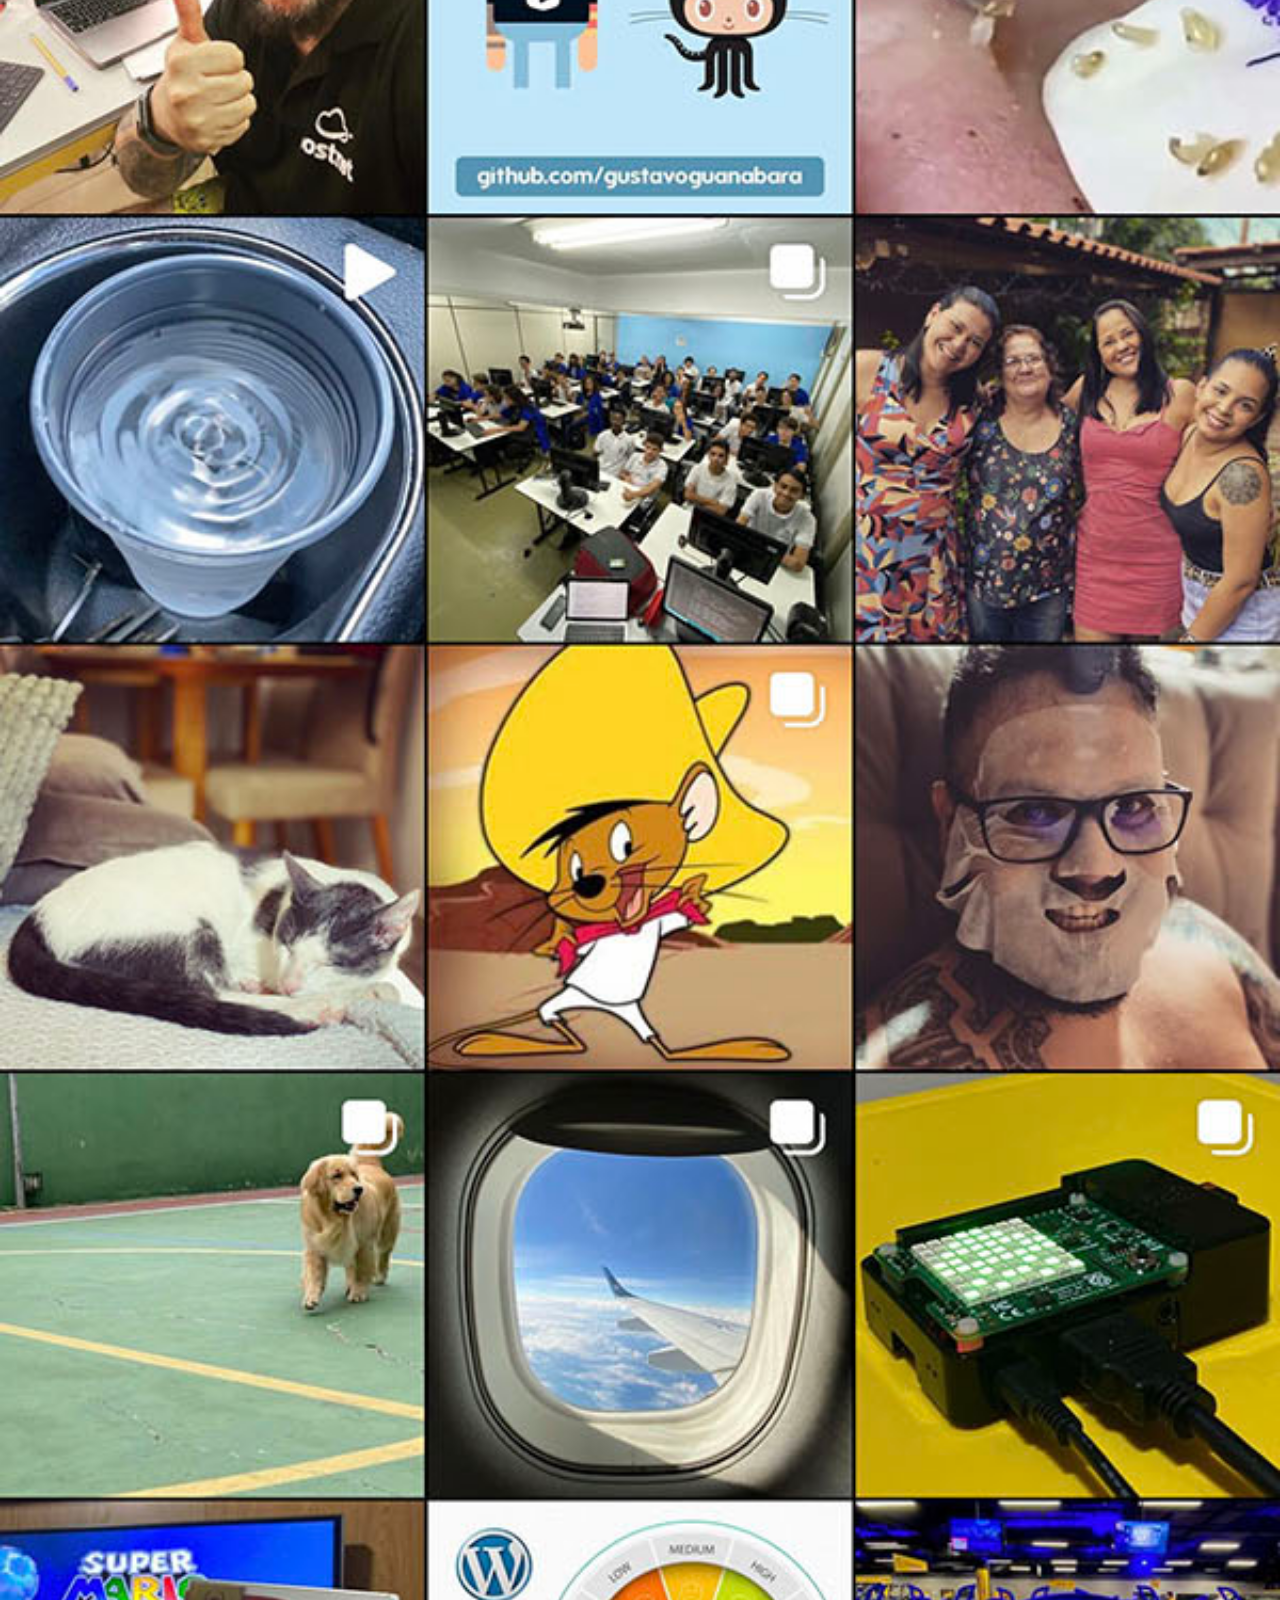
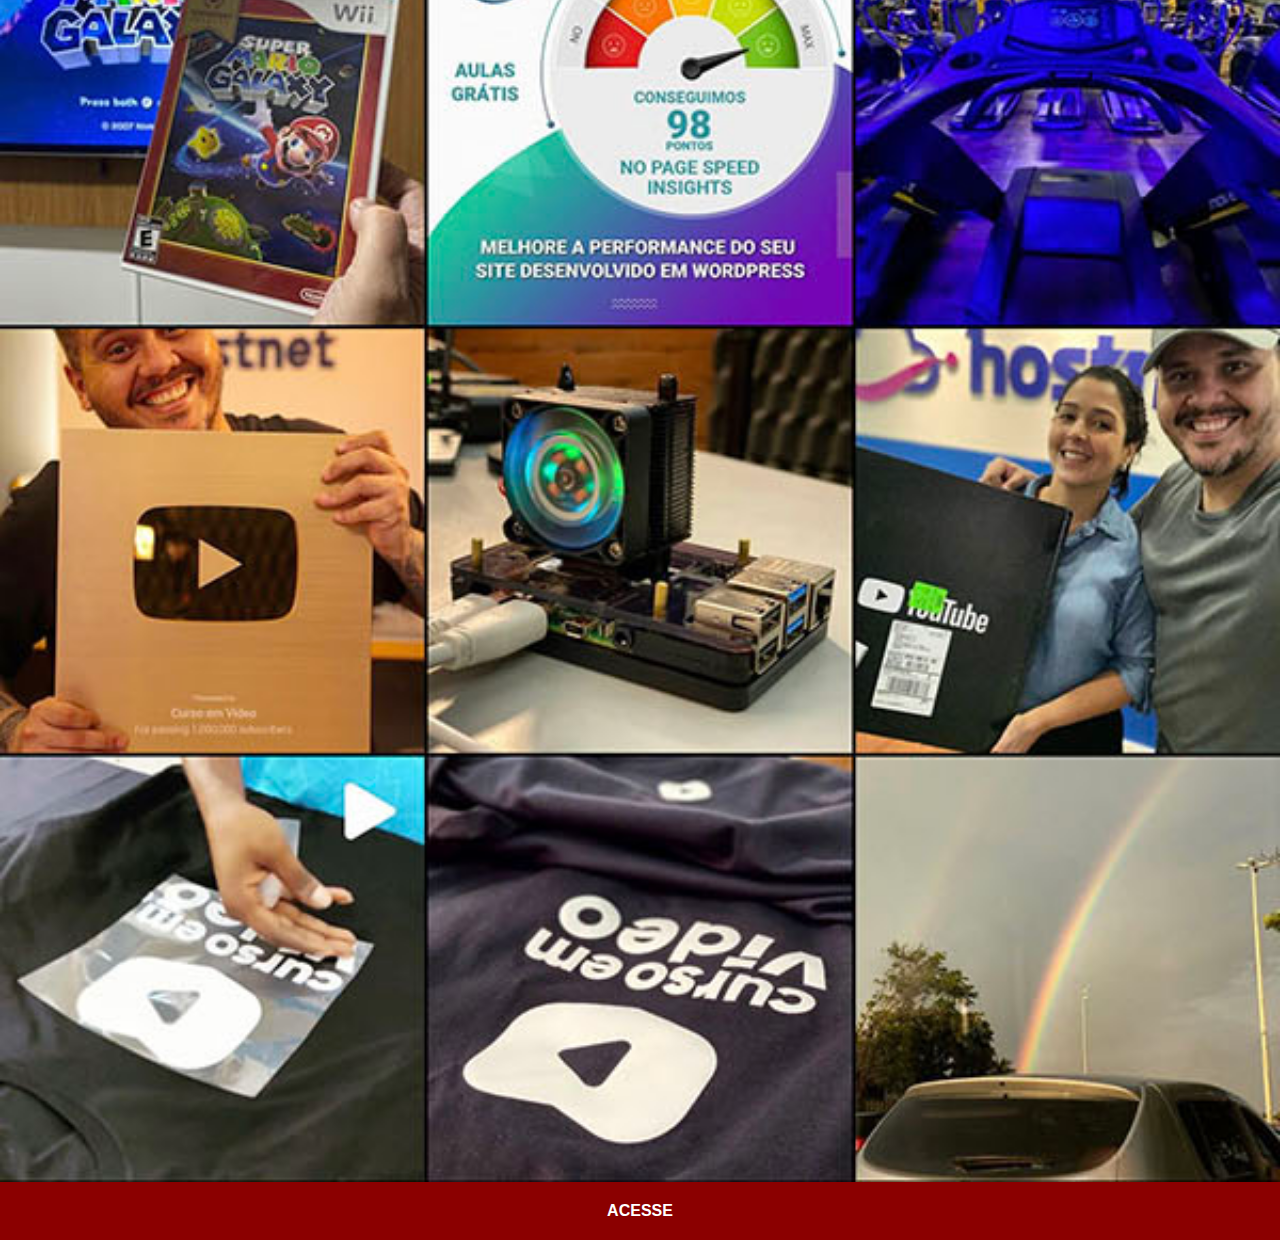
<file: intagram.html>
<!DOCTYPE html>
<html lang="pt-br">
<head>
    <meta charset="UTF-8">
    <meta http-equiv="X-UA-Compatible" content="IE=edge">
    <meta name="viewport" content="width=device-width, initial-scale=1.0">
    <title>Instagram</title>
    <link rel="stylesheet" href="estilos/social.css">
</head>
<body>
    <img src="imagens/tela-instagram.jpg" alt="tela-instagram">
    <a href="https://www.instagram.com/gustavoguanabara/" target="_blank">ACESSE</a>
    
</body>
</html>
</file>
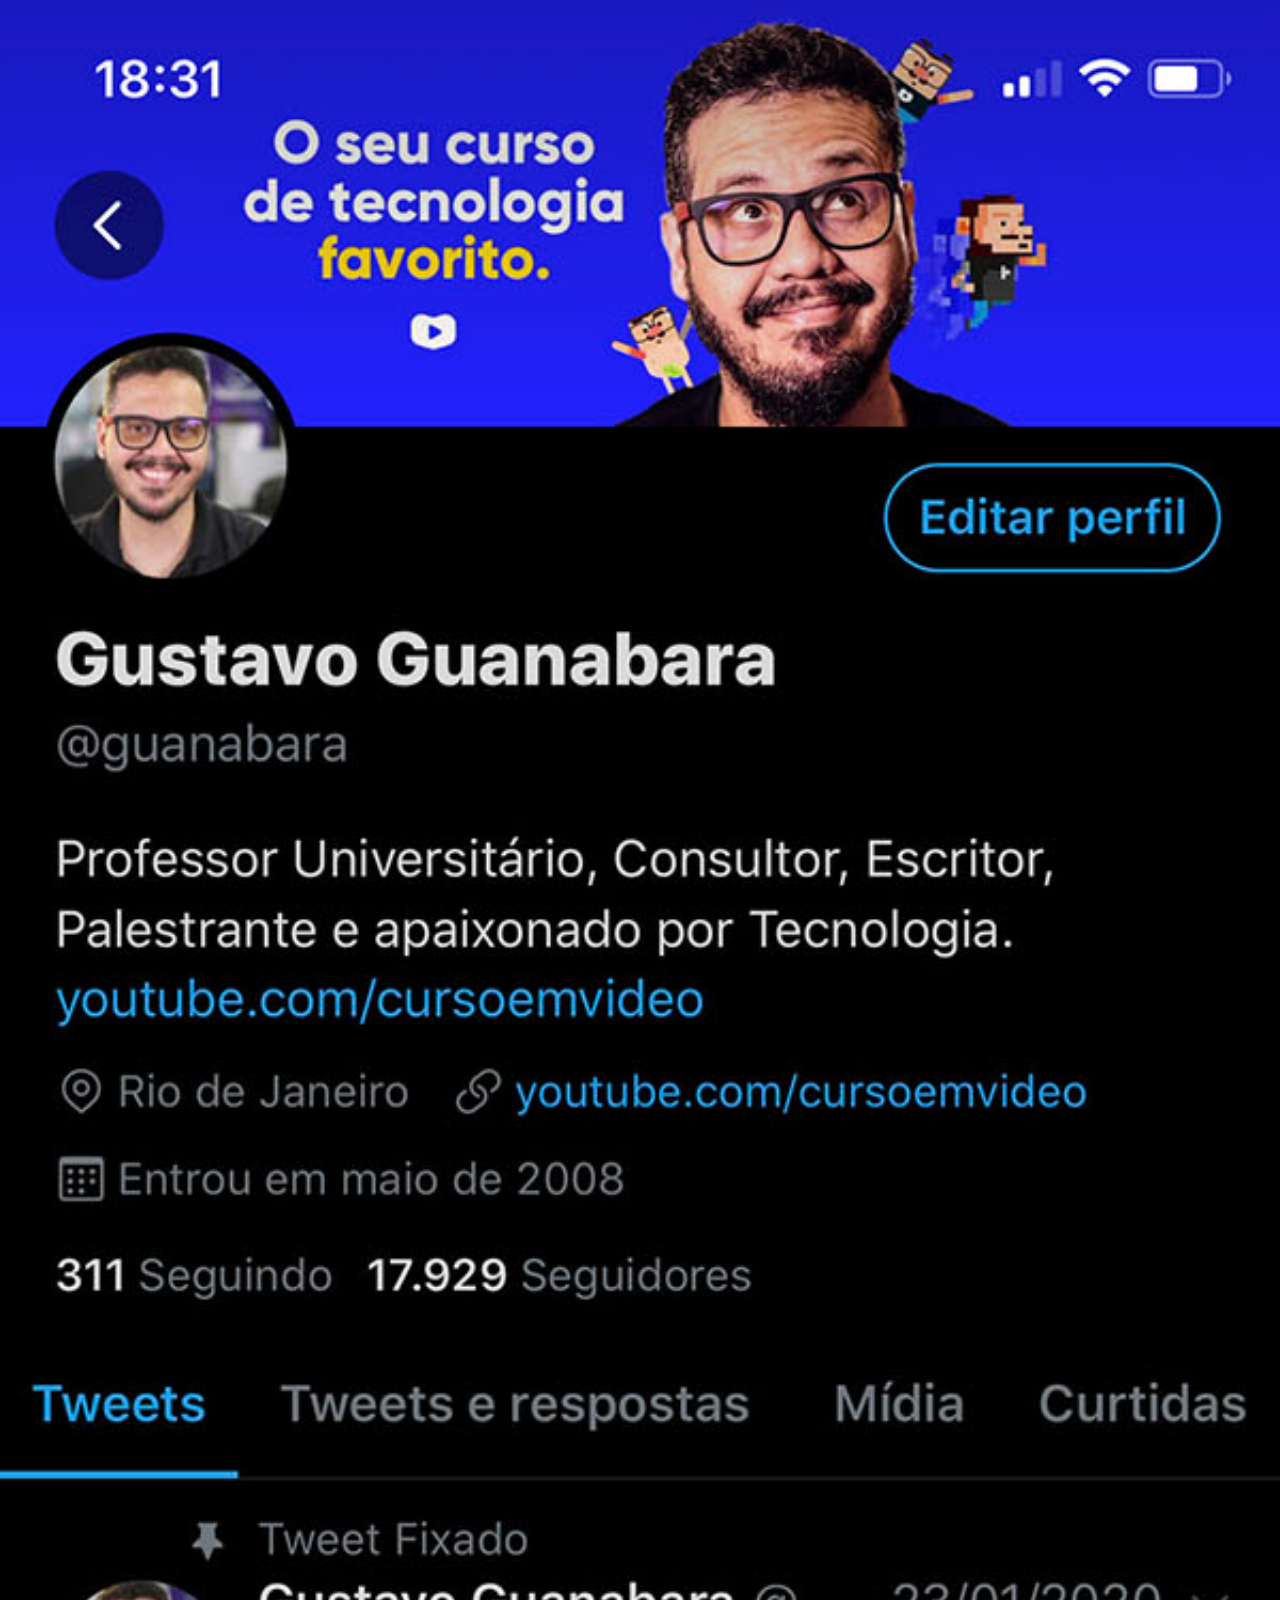
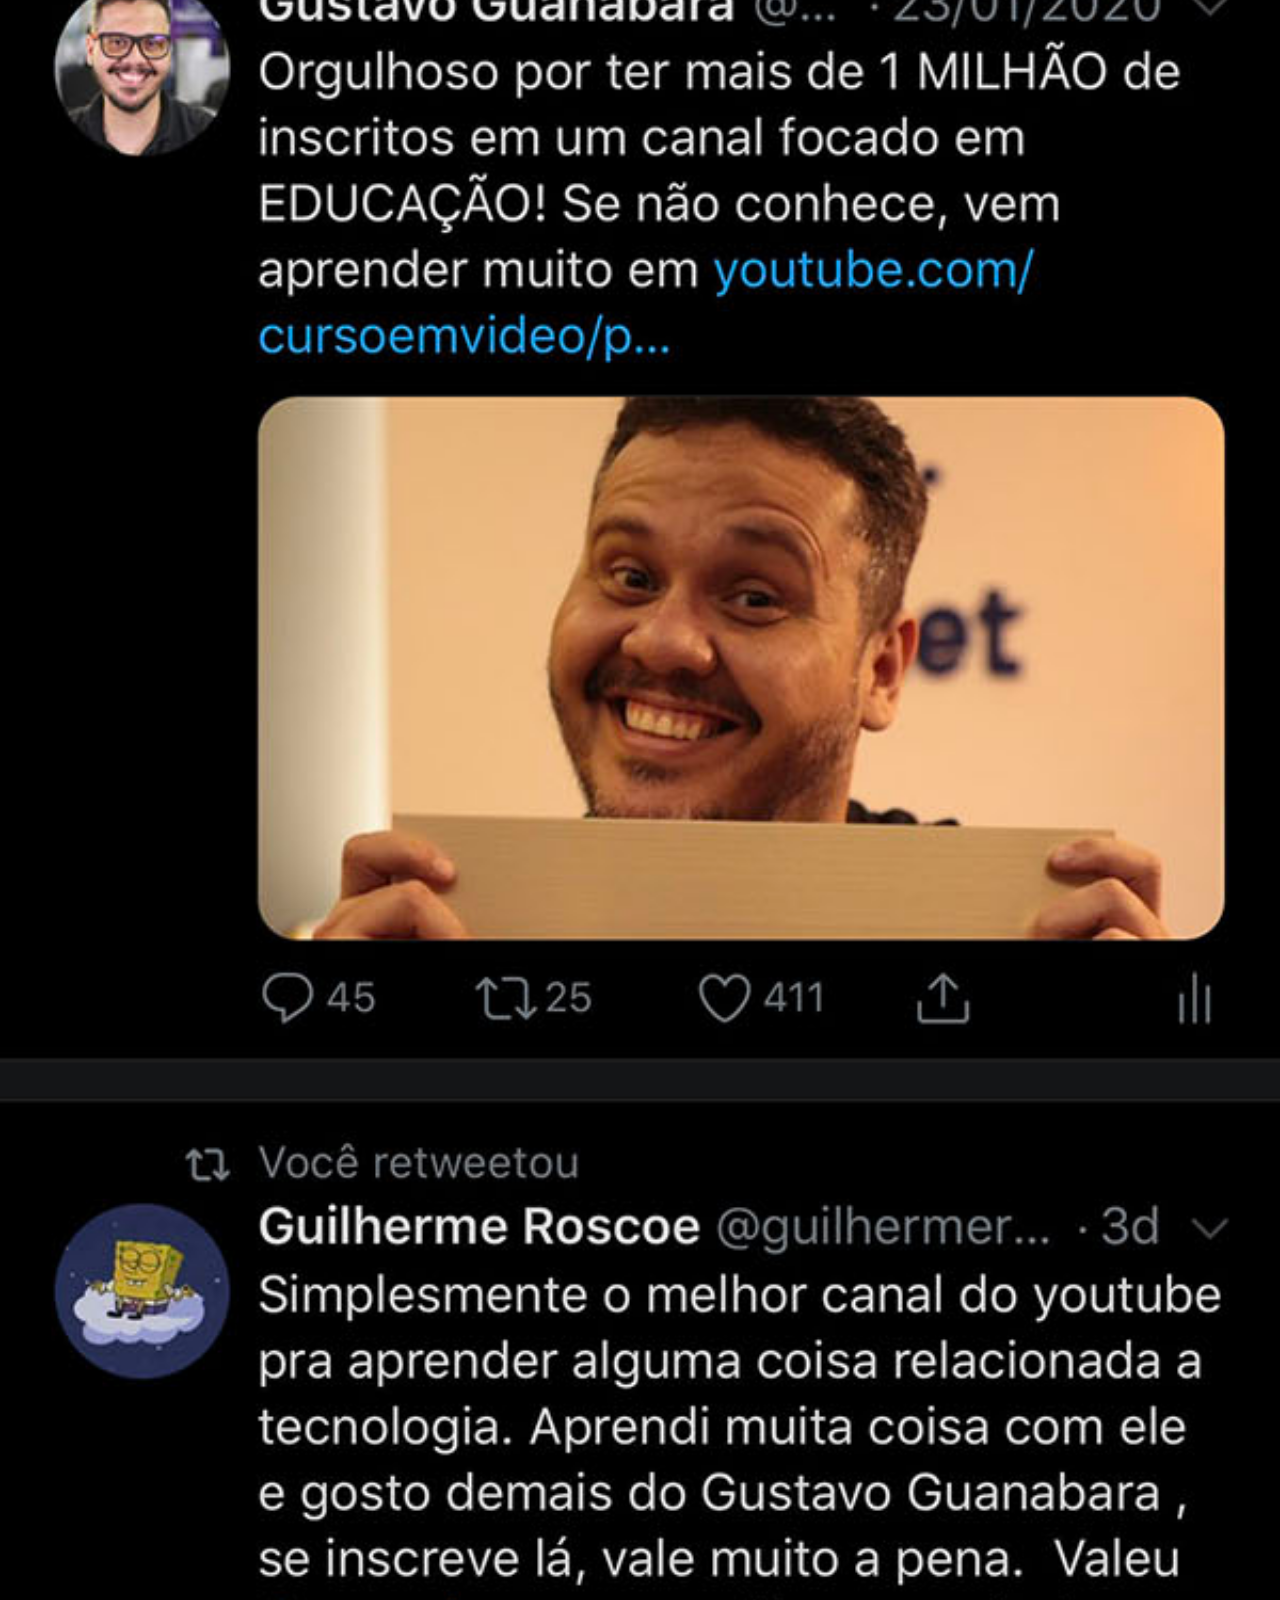
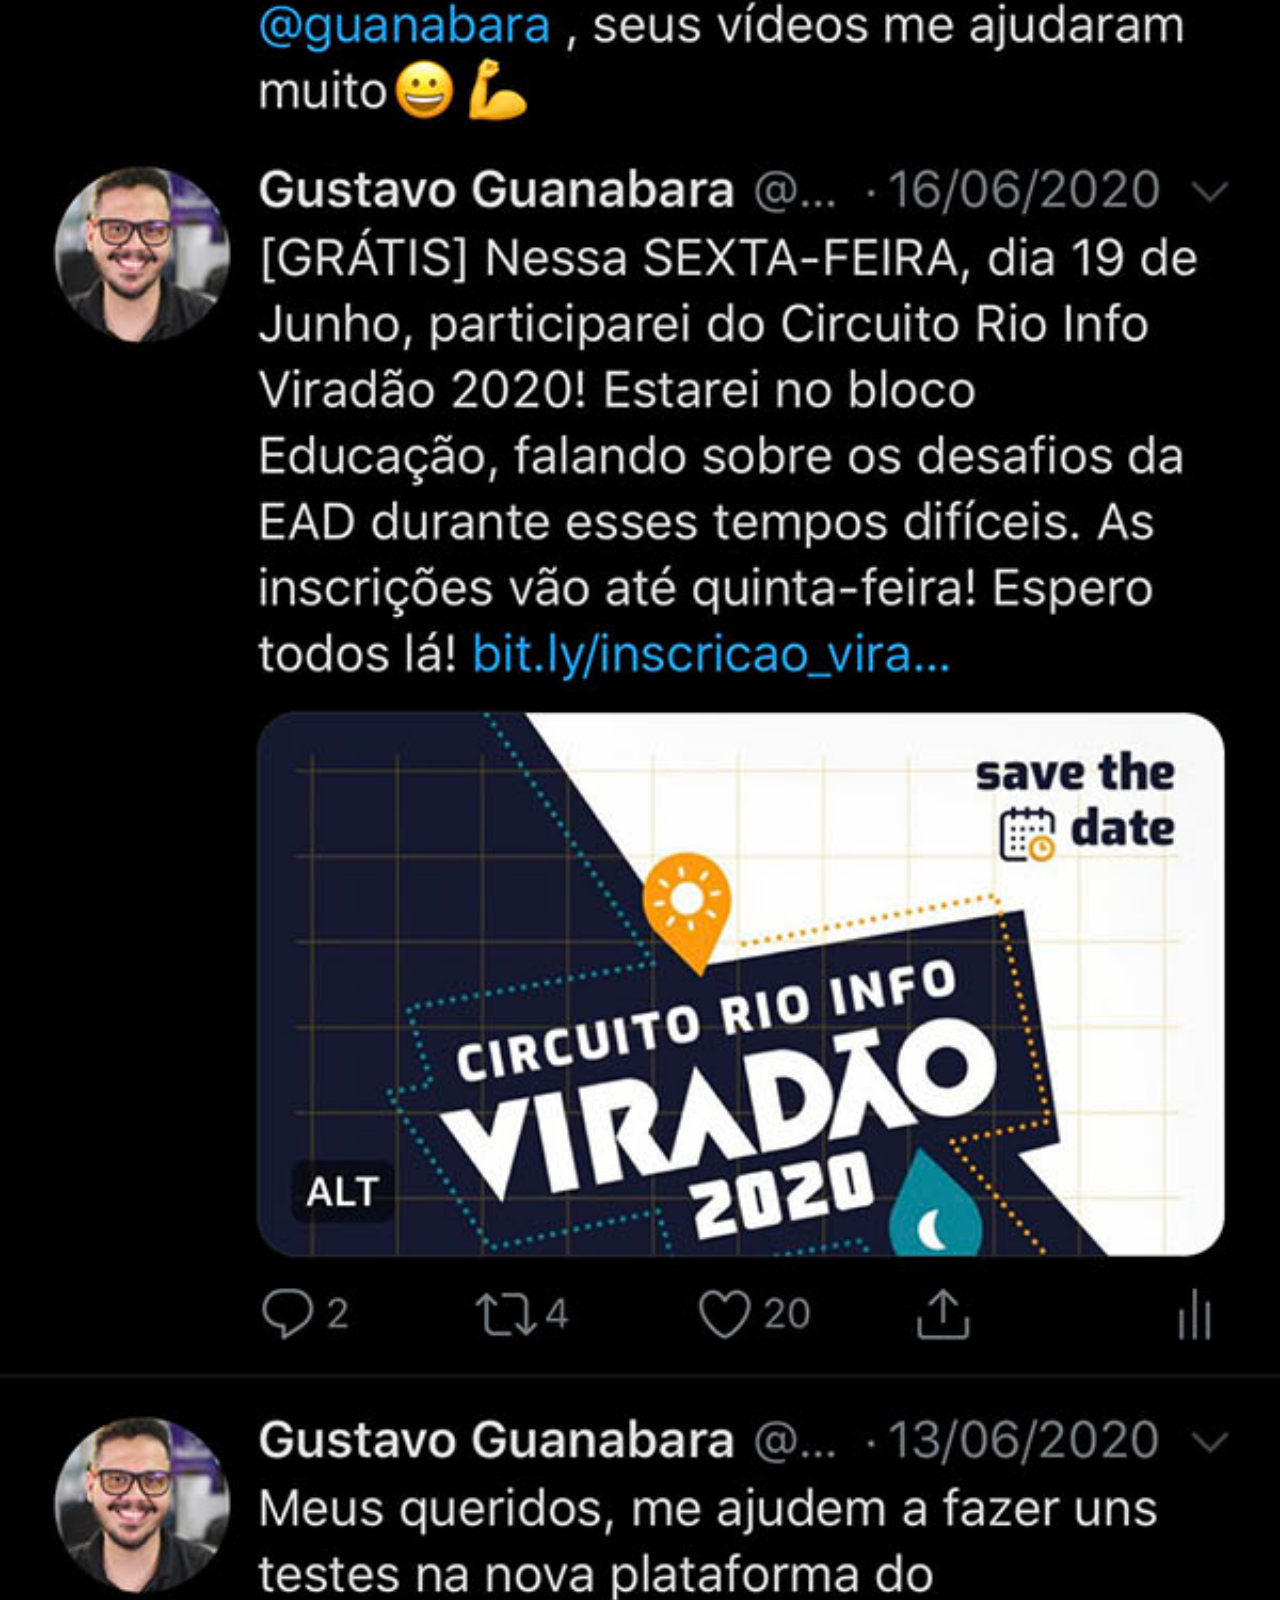
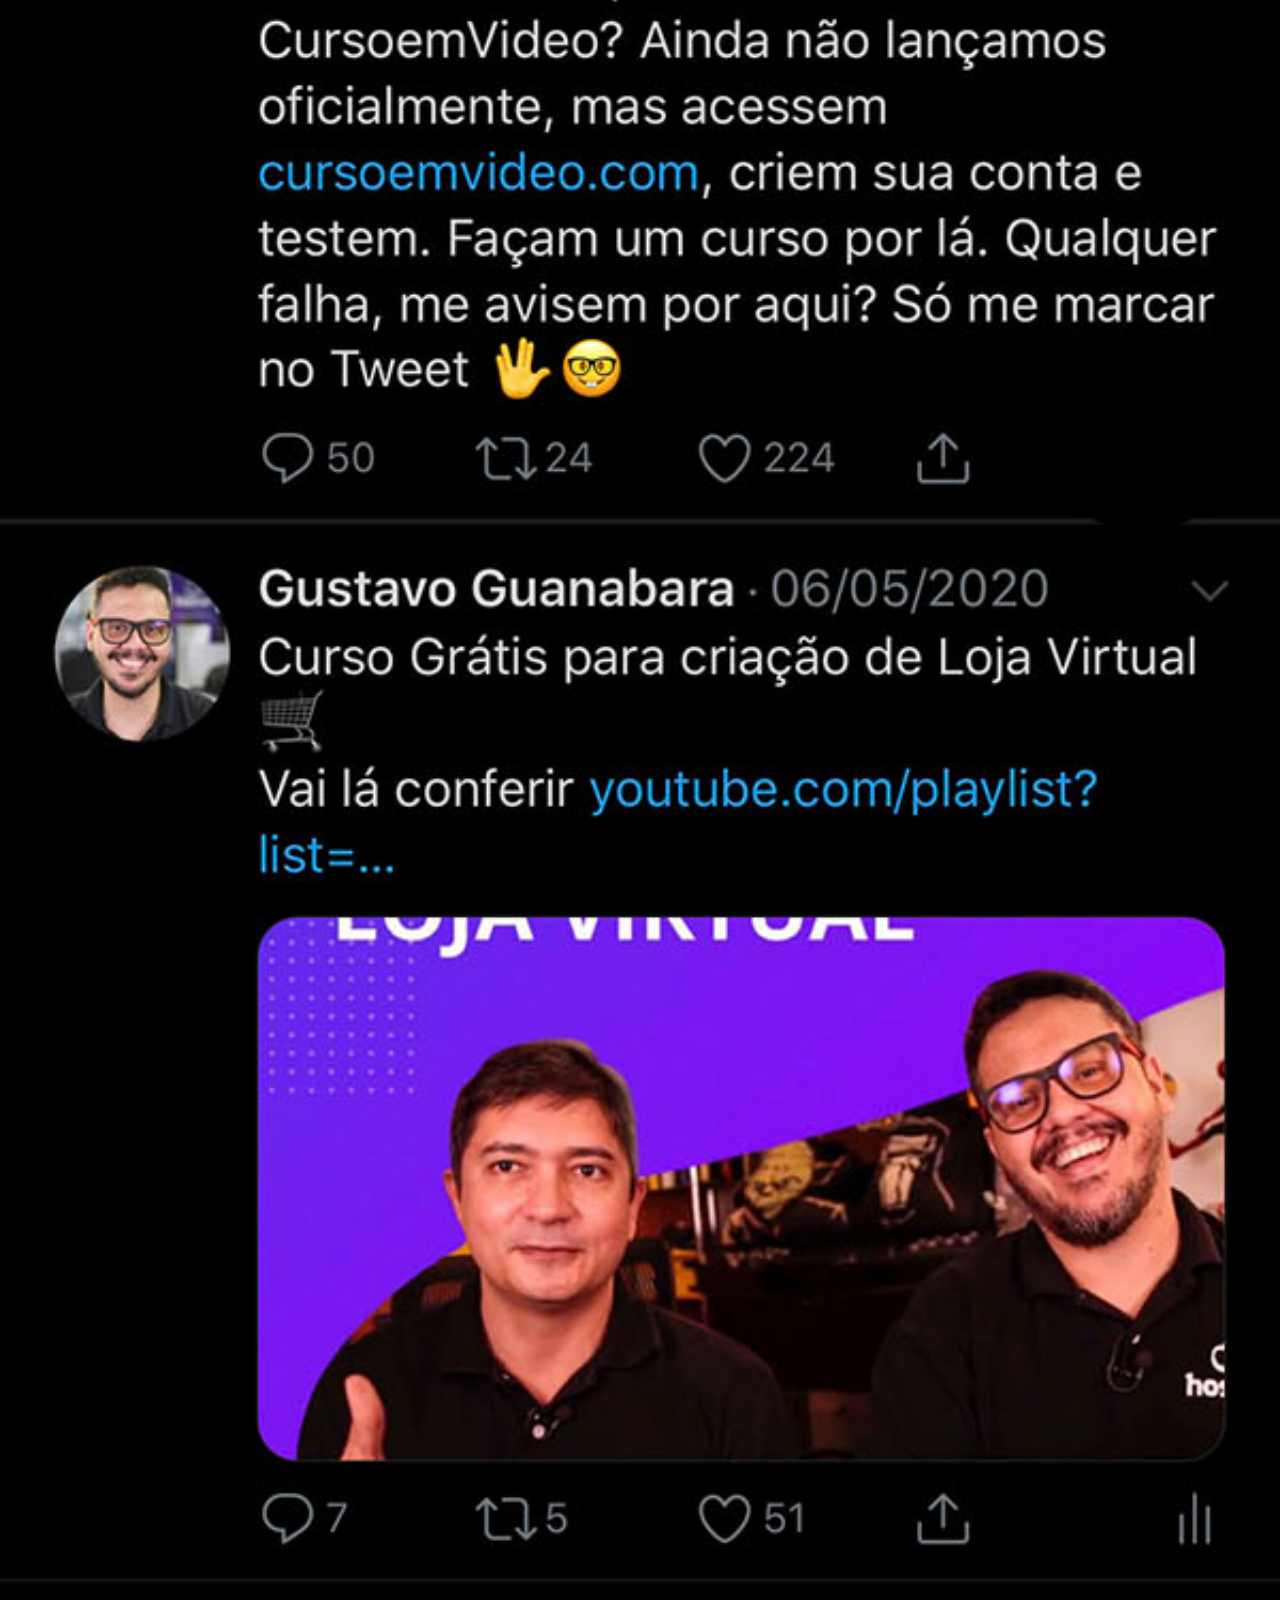
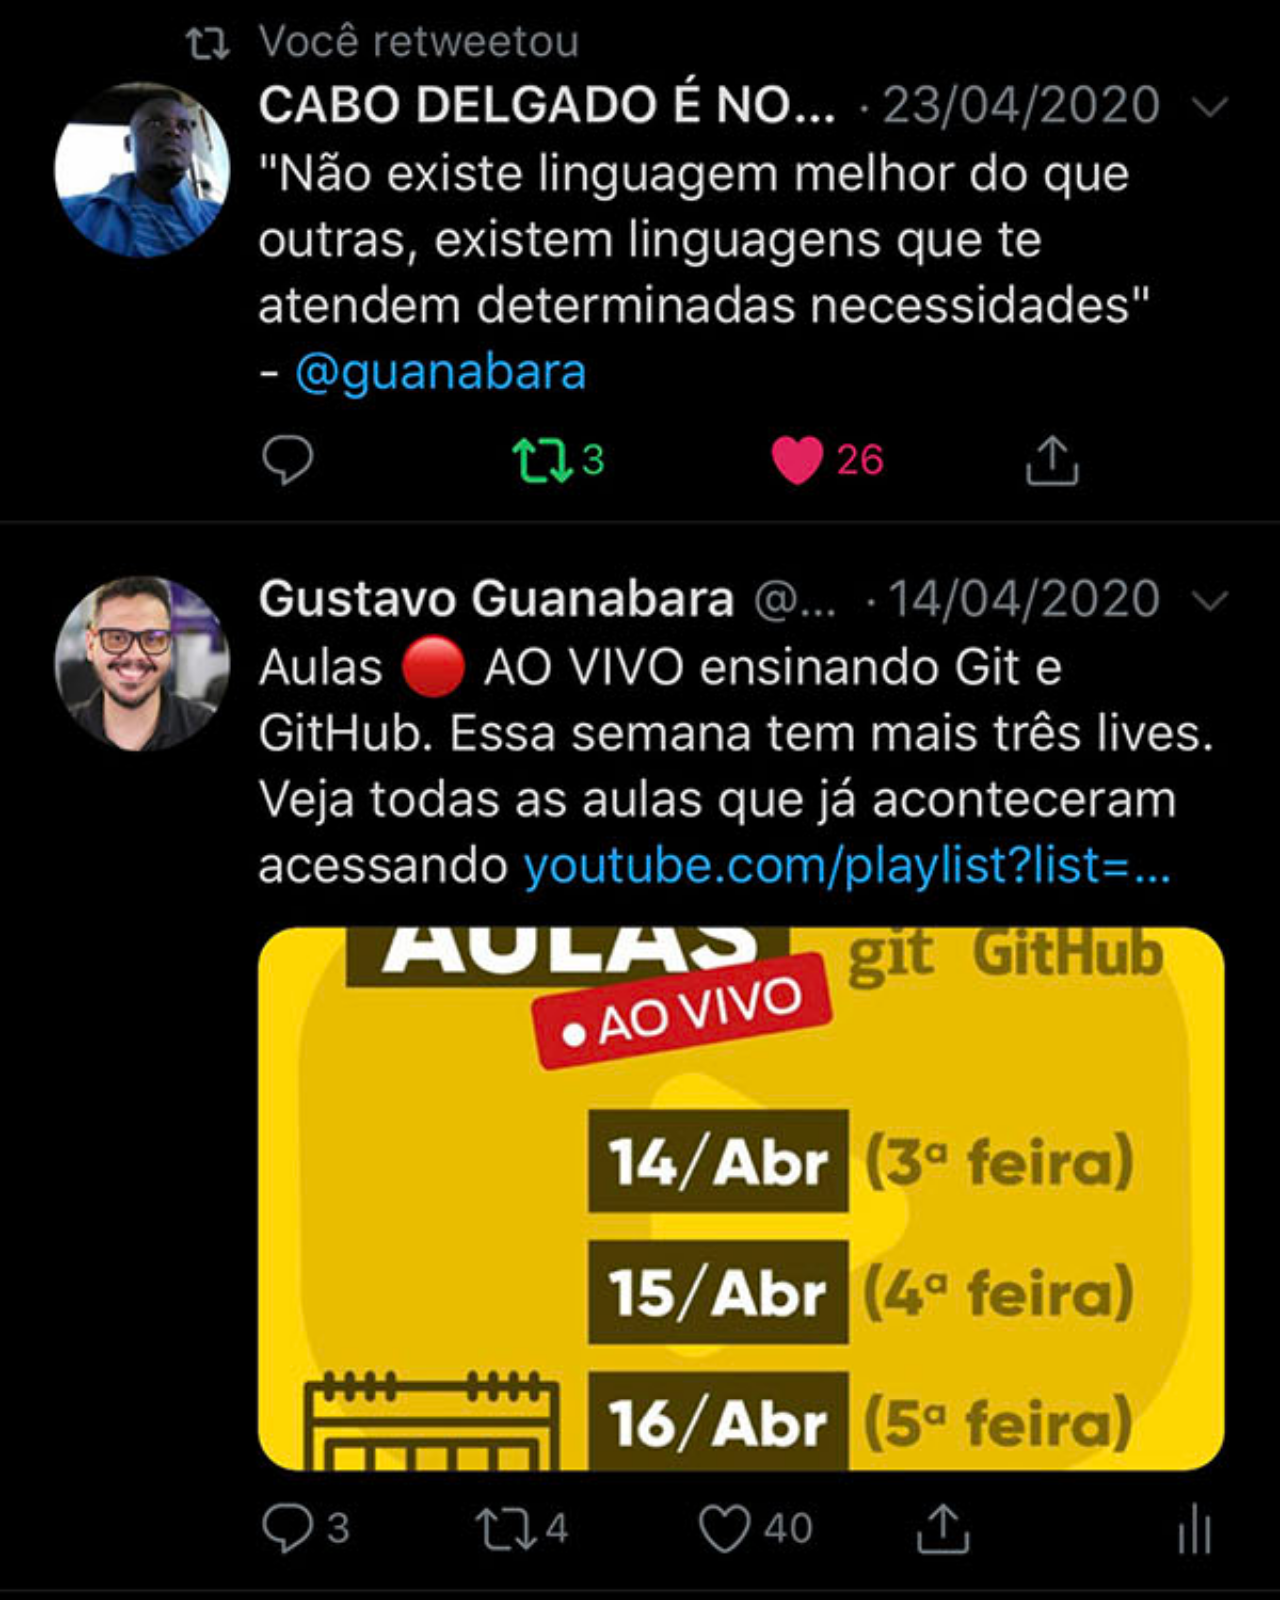
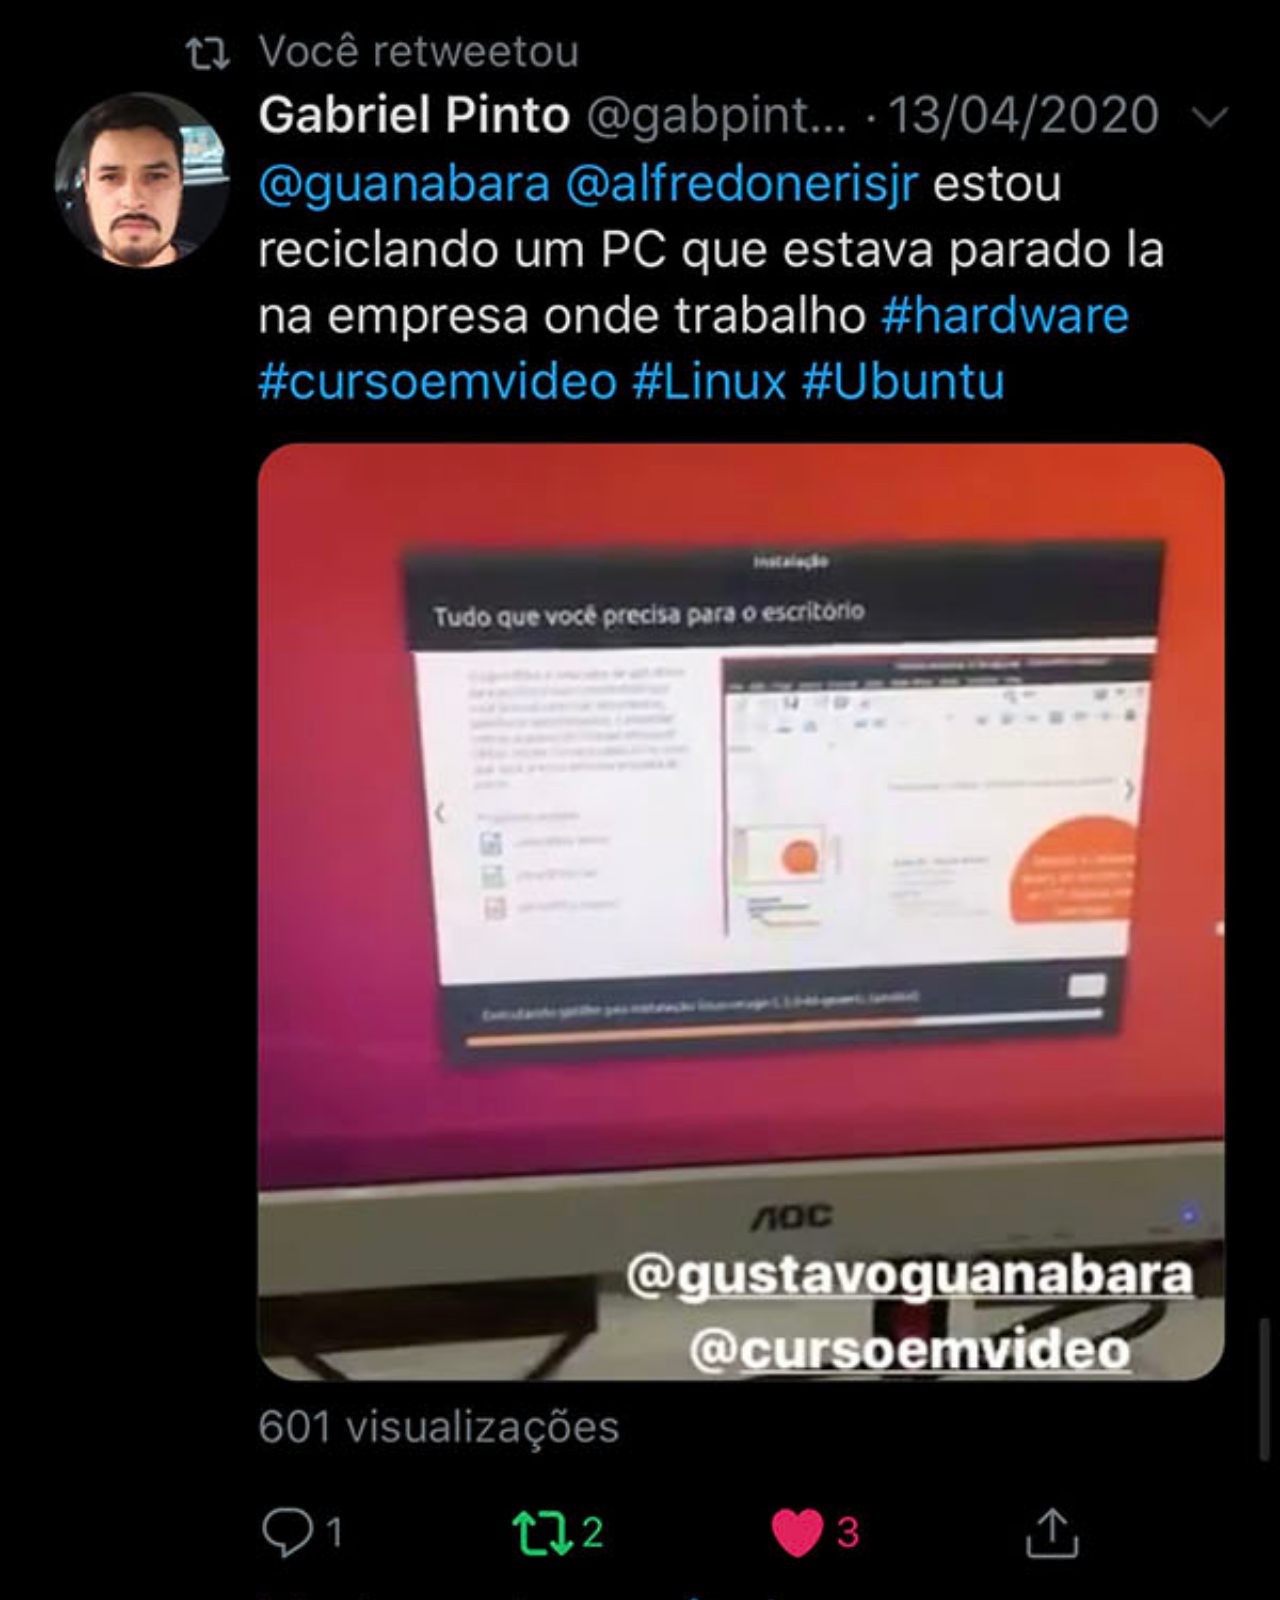
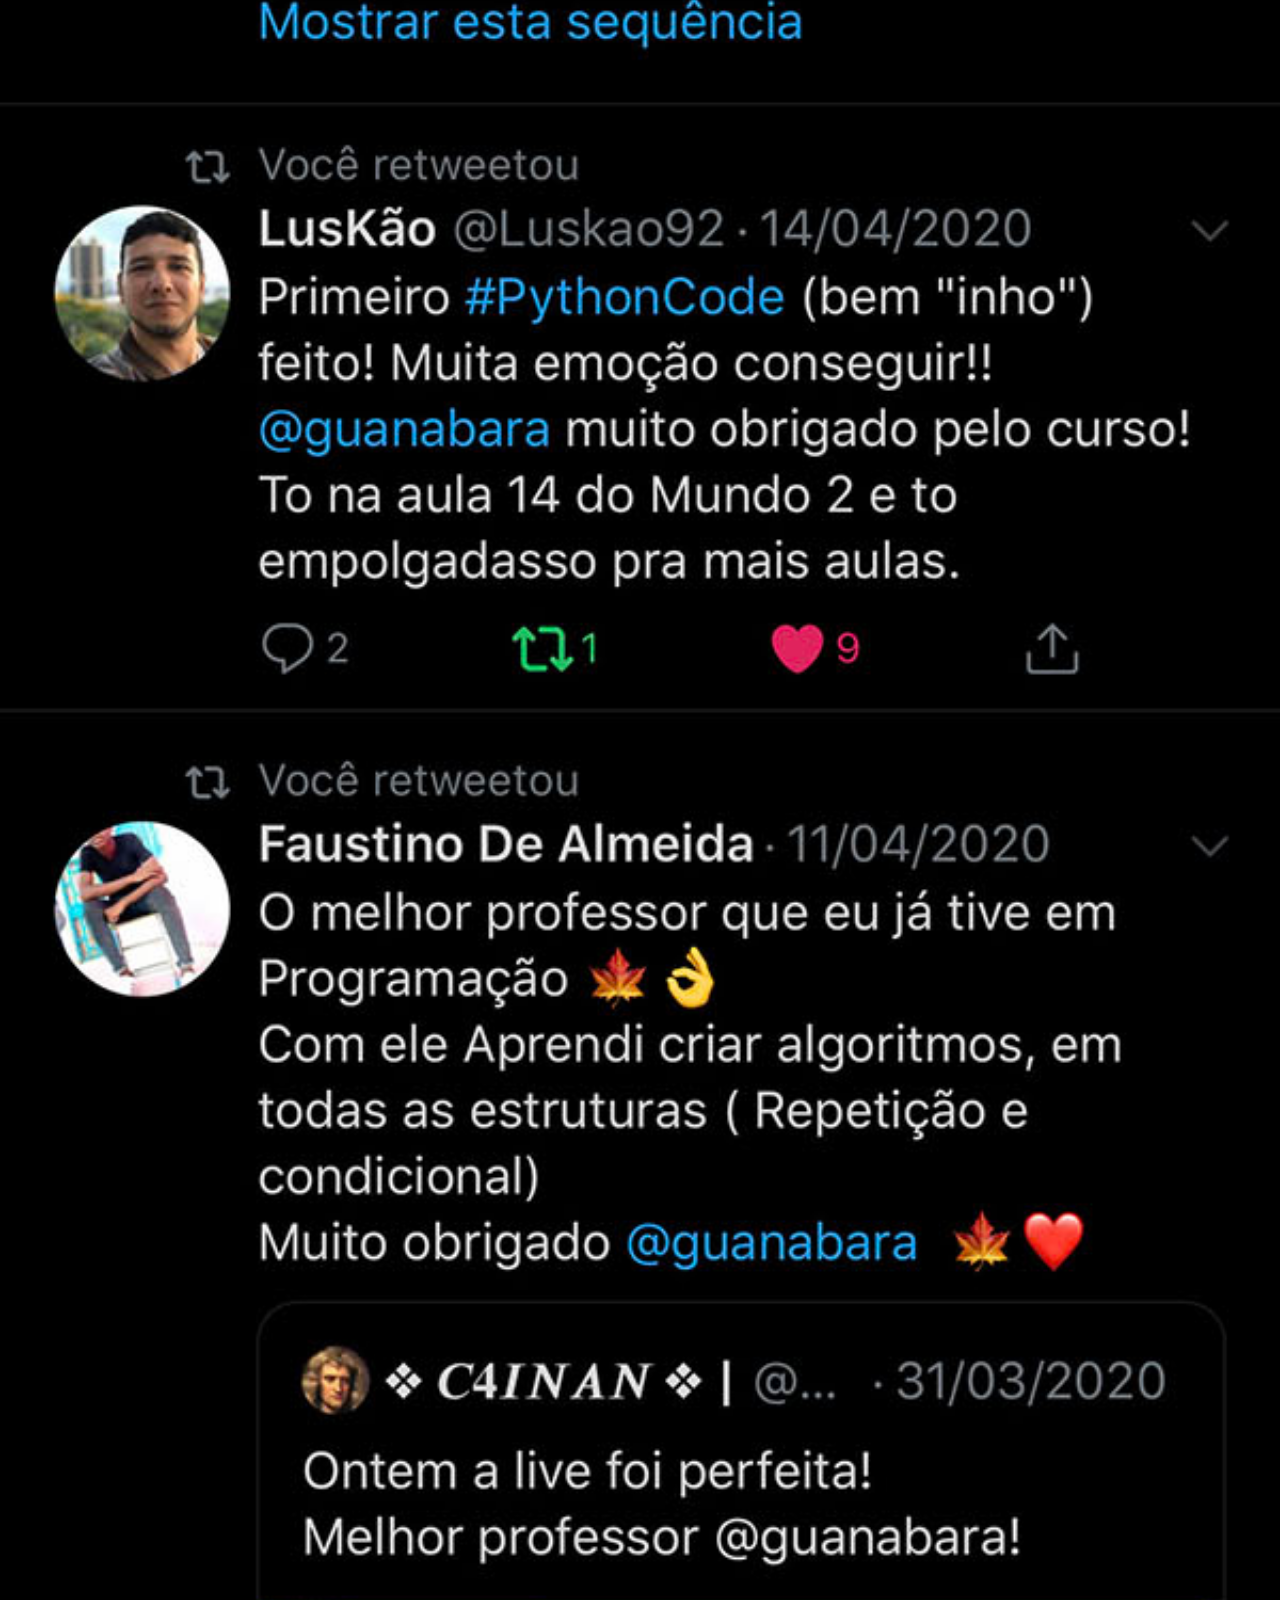
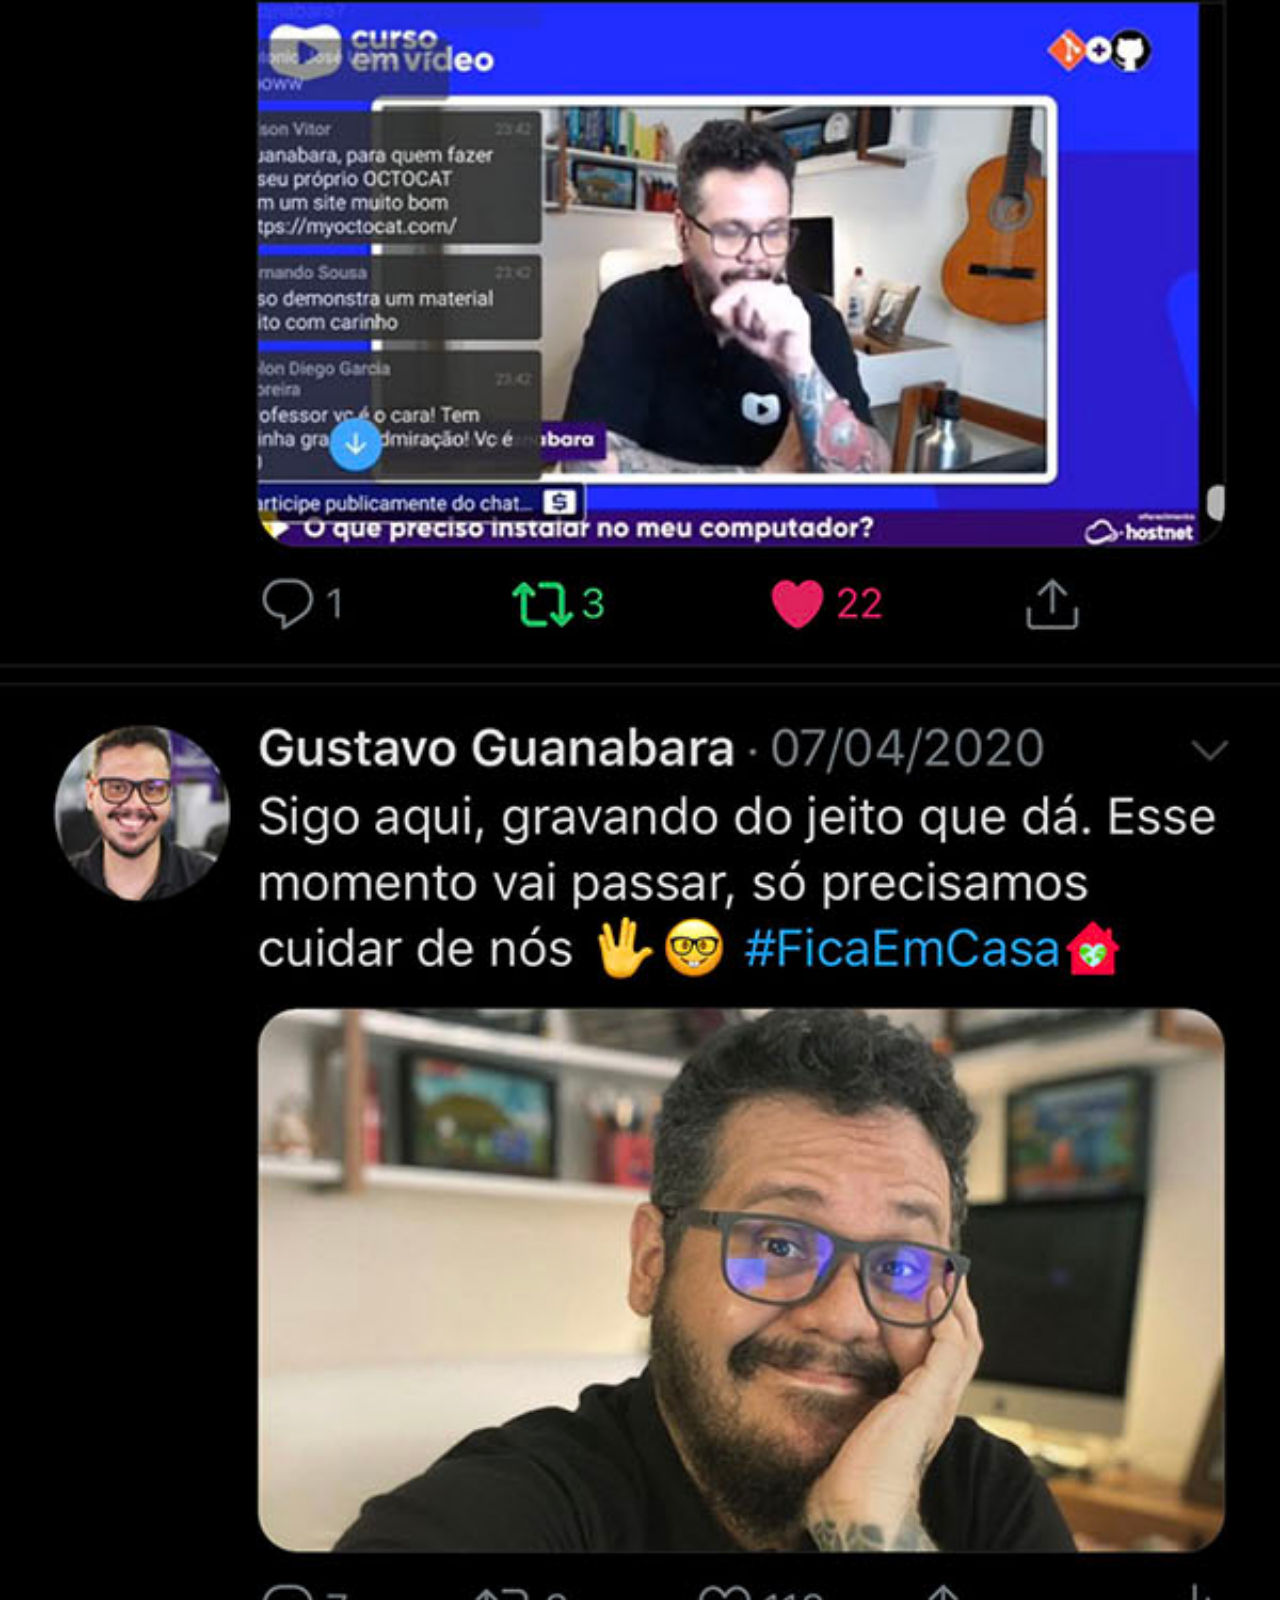
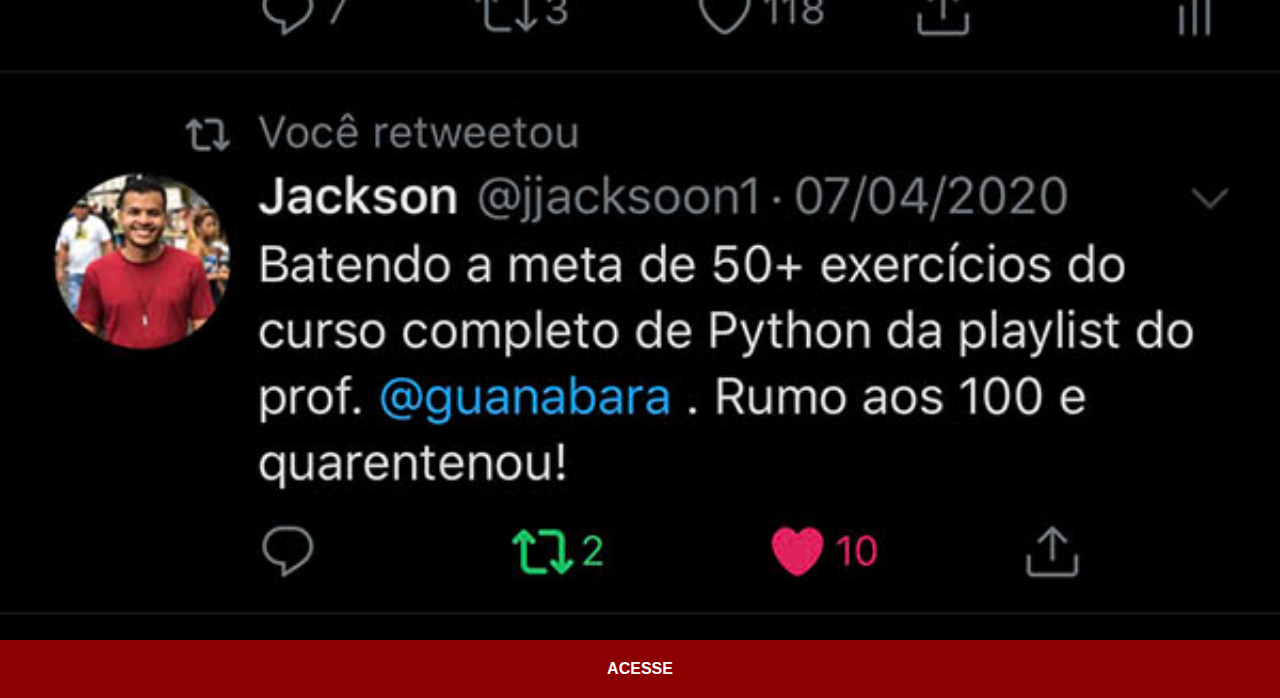
<file: twiter.html>
<!DOCTYPE html>
<html lang="pt-br">
<head>
    <meta charset="UTF-8">
    <meta http-equiv="X-UA-Compatible" content="IE=edge">
    <meta name="viewport" content="width=device-width, initial-scale=1.0">
    <title>Twitter</title>
    <link rel="stylesheet" href="estilos/social.css">
</head>
<body>
    <img src="imagens/tela-twitter.jpg" alt="tela-twitter">
    <a href="https://twitter.com/guanabara" target="_blank">ACESSE</a>
    
</body>
</html>
</file>
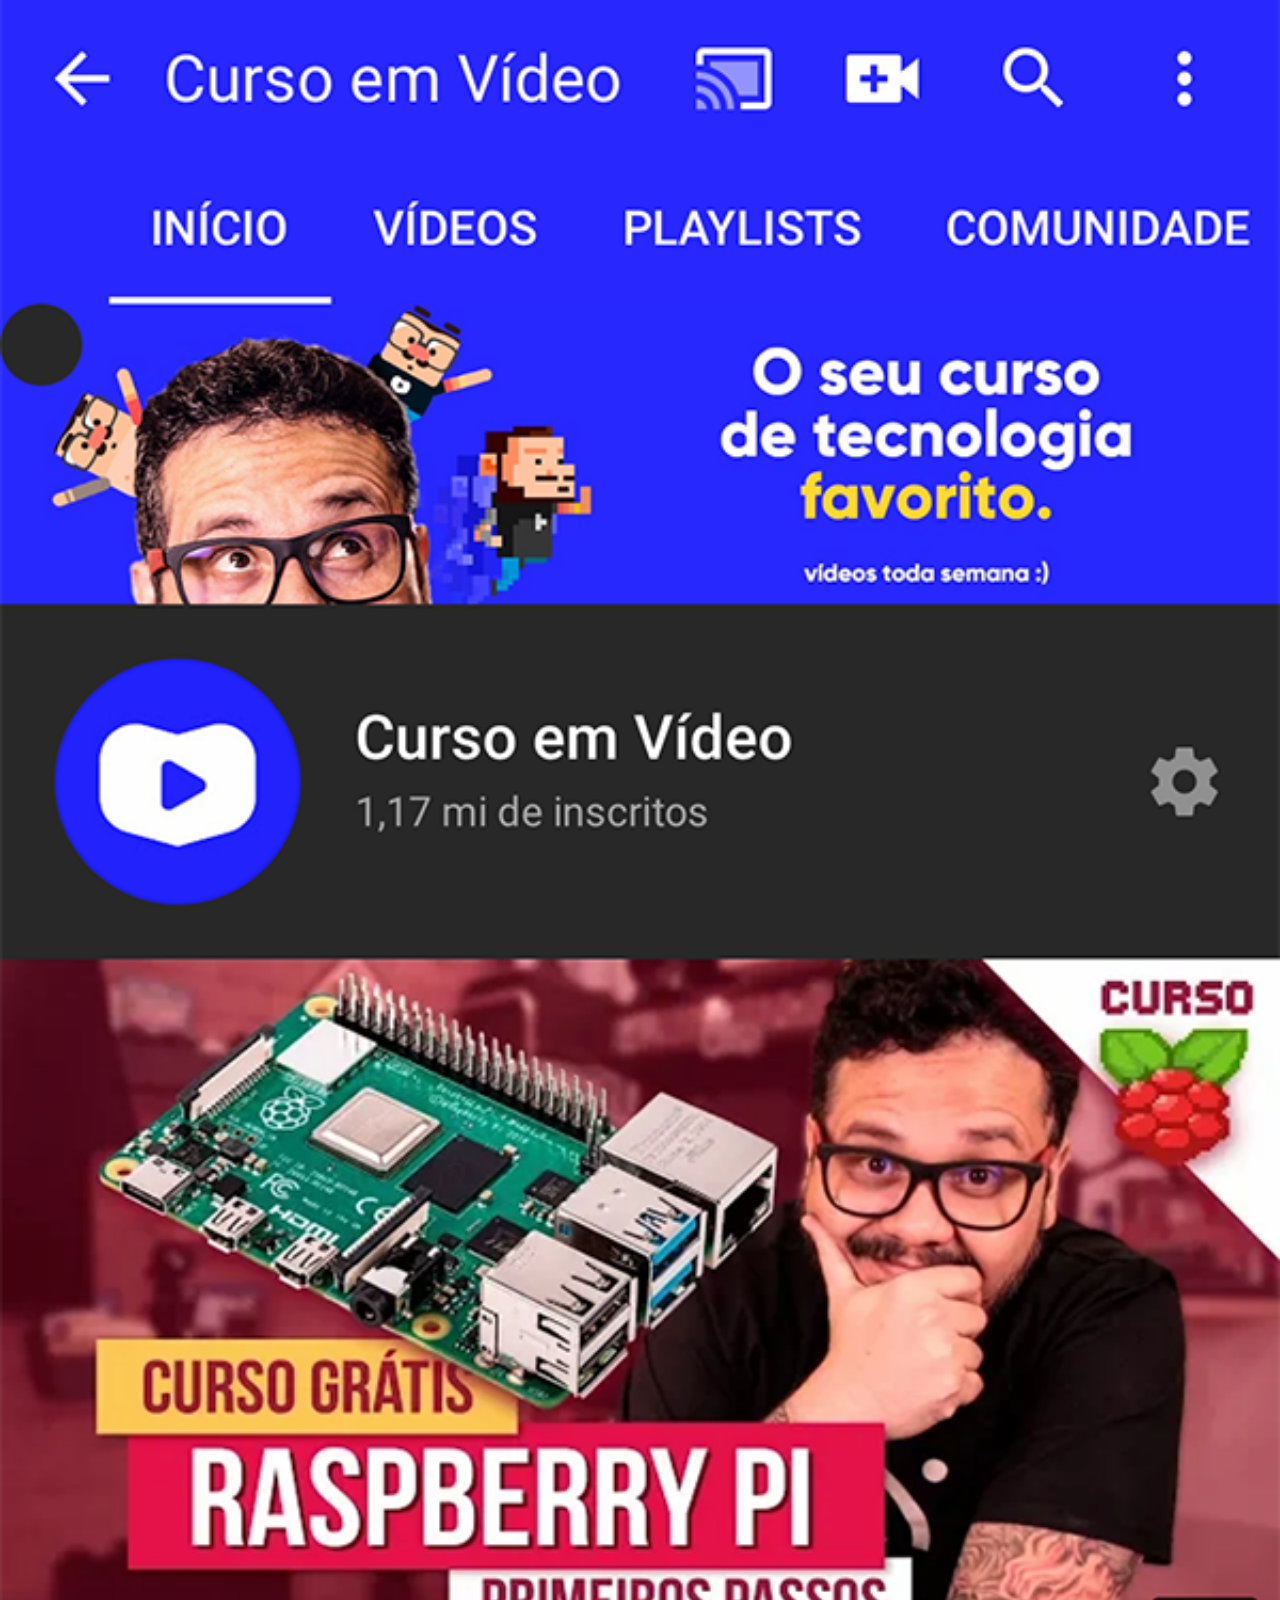
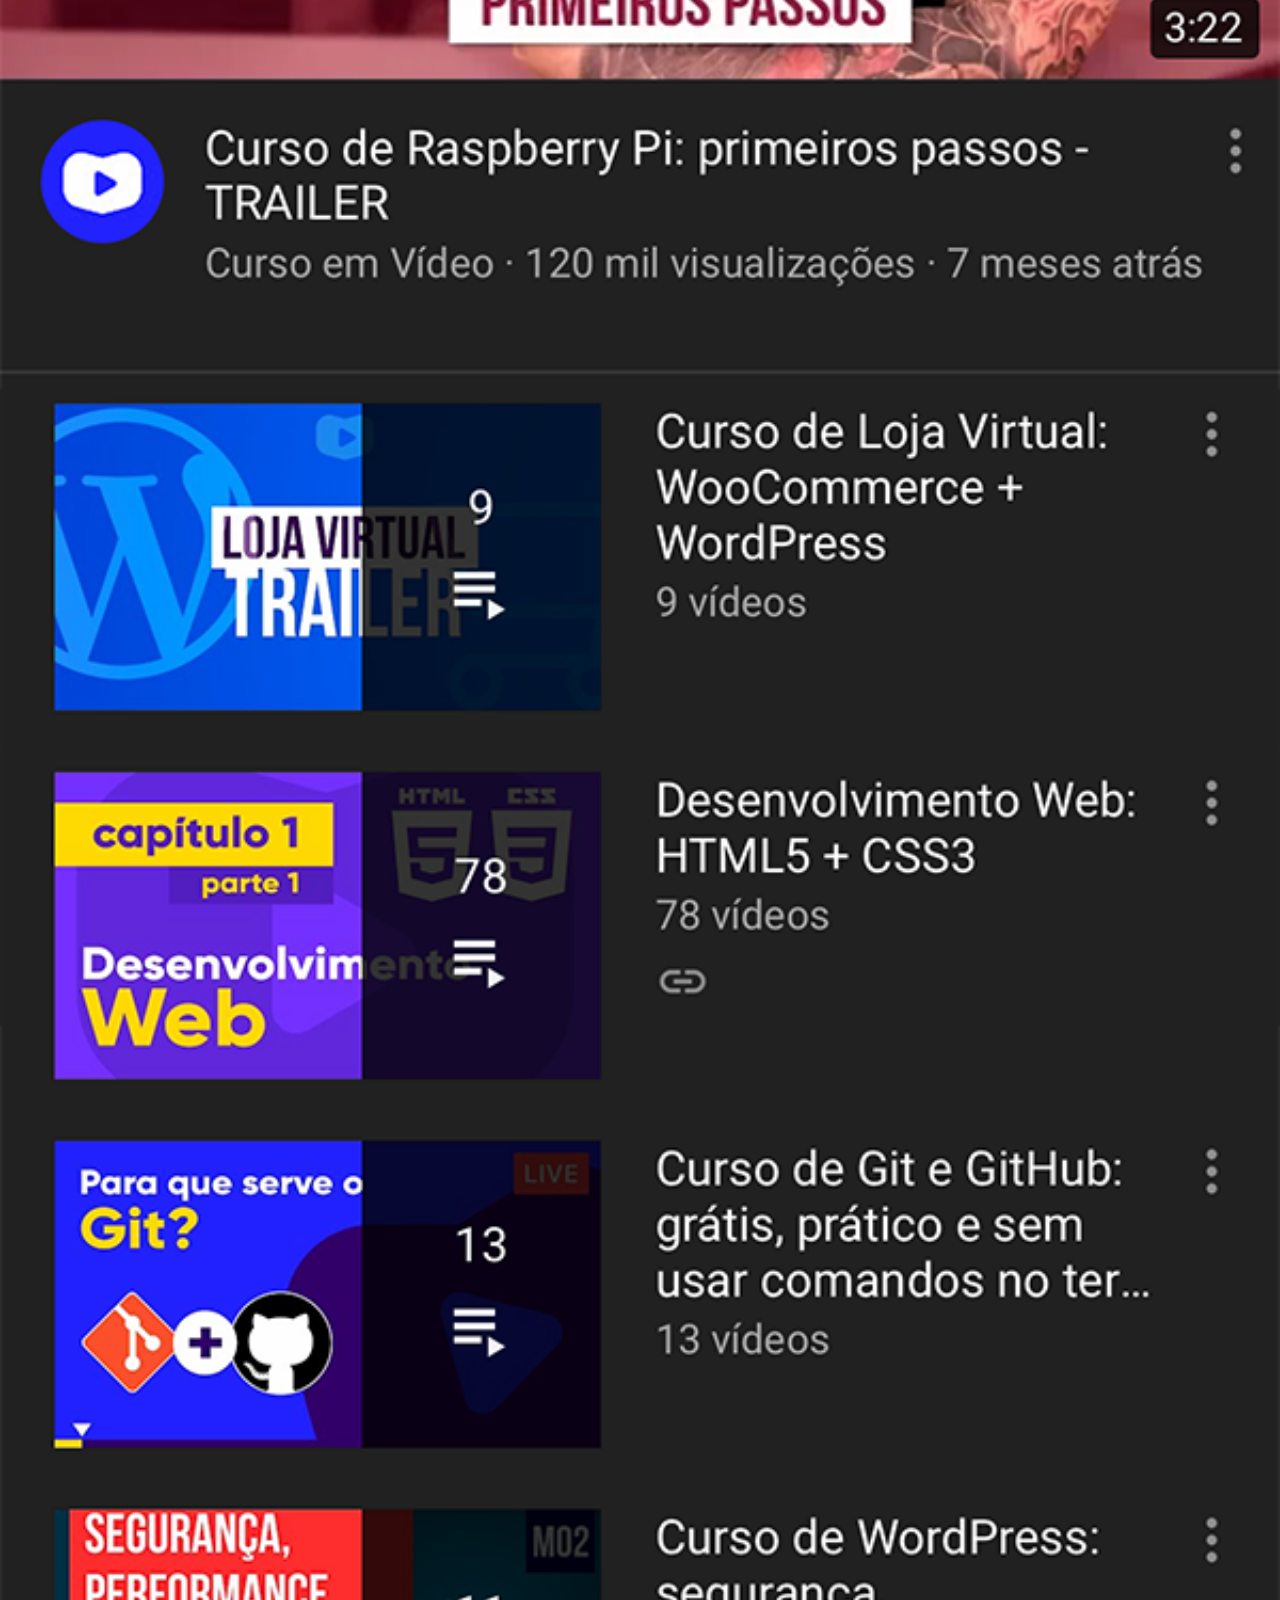
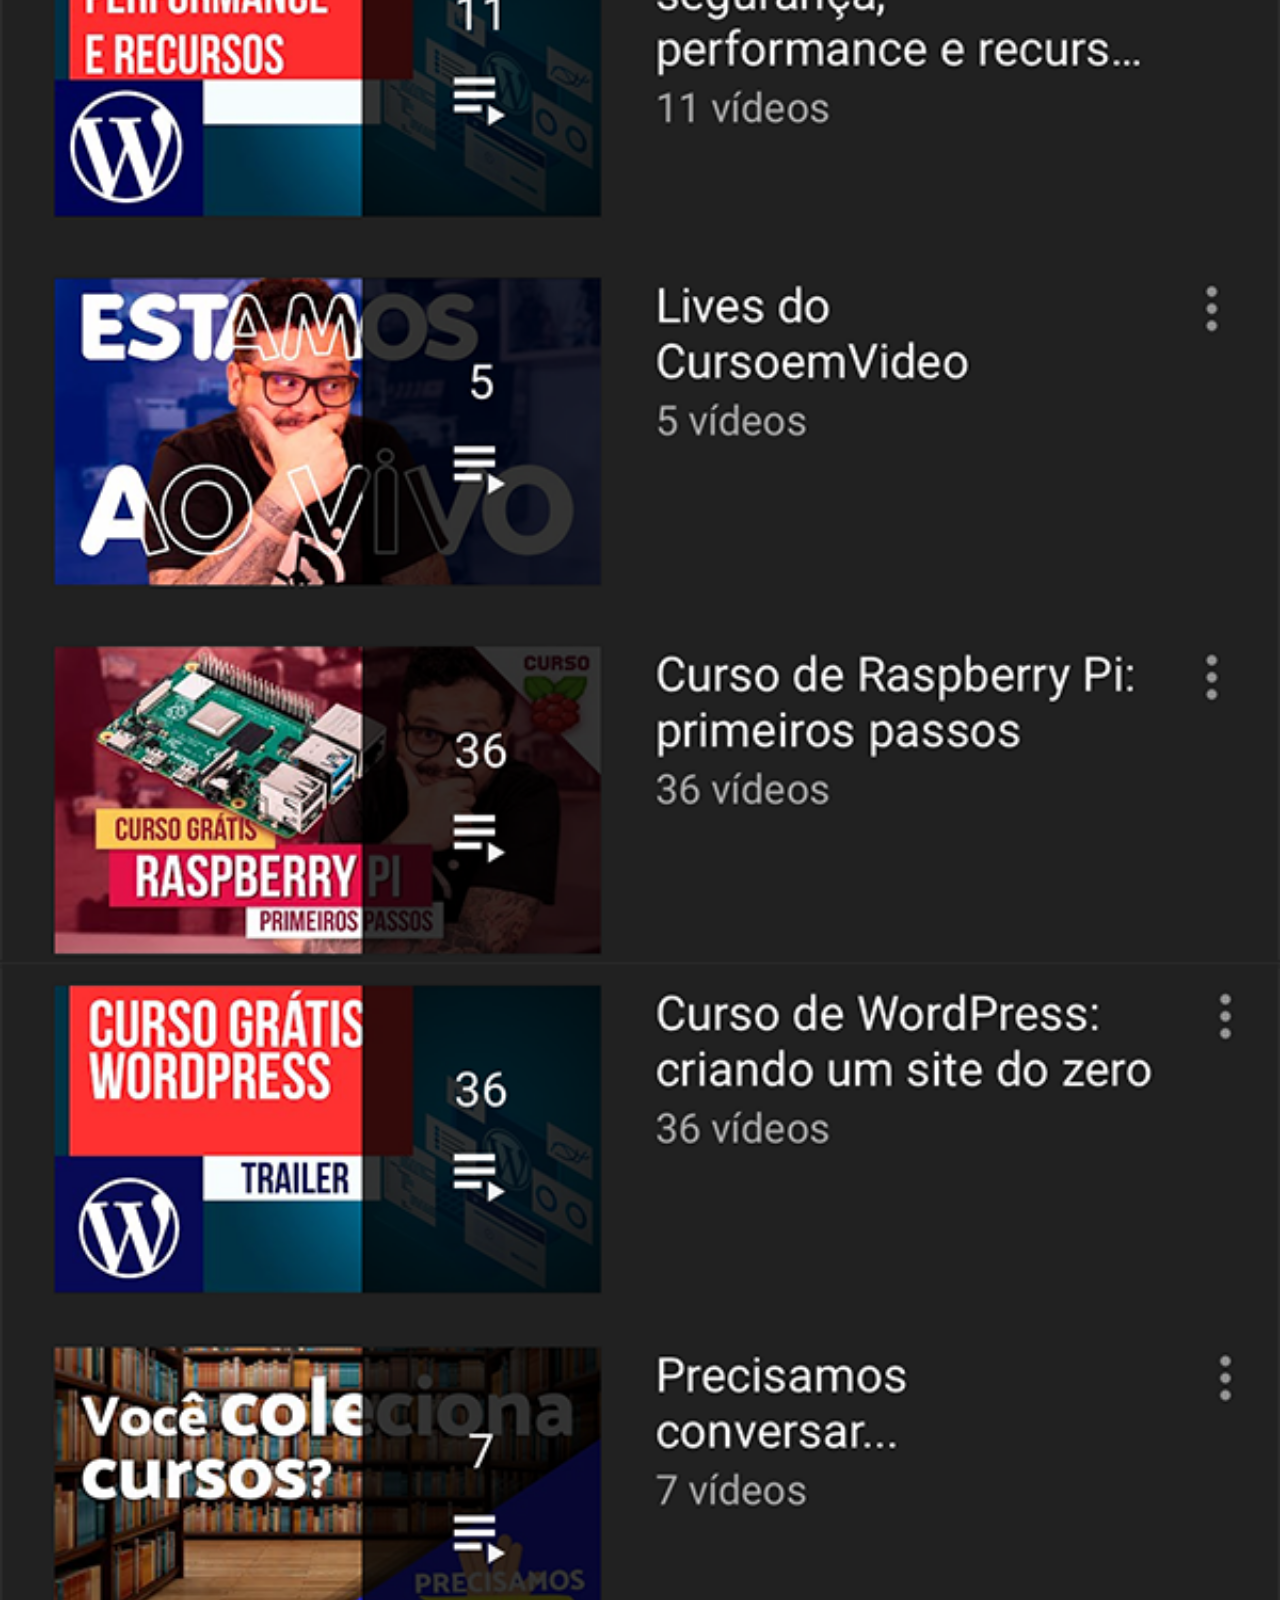
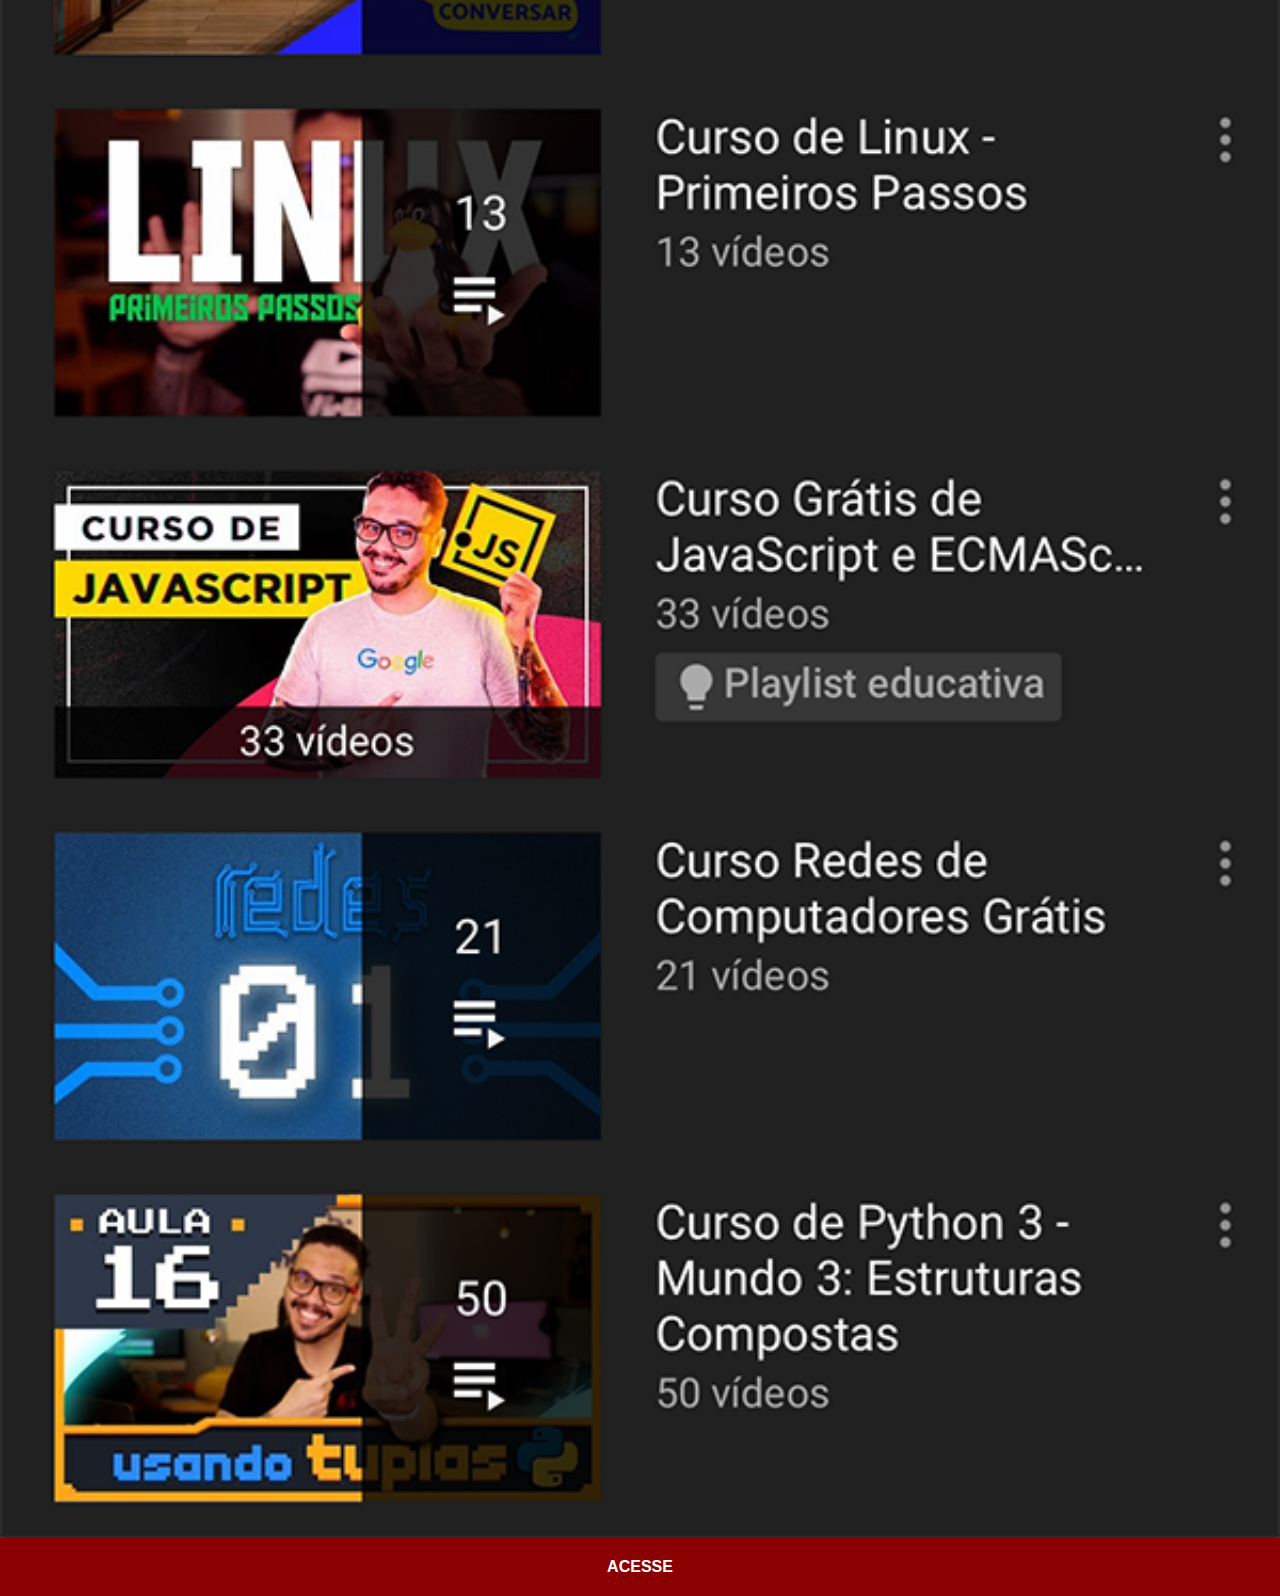
<file: youtube.html>
<!DOCTYPE html>
<html lang="pt-br">
<head>
    <meta charset="UTF-8">
    <meta http-equiv="X-UA-Compatible" content="IE=edge">
    <meta name="viewport" content="width=device-width, initial-scale=1.0">
    <title>YouTube</title>
    <link rel="stylesheet" href="estilos/social.css">
</head>
<body>
    <img src="imagens/tela-youtube.png" alt="tela-youtube">

    <a href="https://www.youtube.com/@CursoemVideo" target="_blank">ACESSE</a>
    
</body>
</html>
</file>
<file: estilos/style.css>
@charset "UTF-8";

* {
    margin: 0px;
    padding: 0px;
    font-family: Arial, Helvetica, sans-serif;
}
html, body {
    height: 100vh;
    width: 100vw;
    background-color: black;
}
body {
    background-image: url(../imagens/fundo-madeira.jpg);
    background-repeat: no-repeat;
    background-position: center;
    background-size: cover;
    background-attachment: fixed;
}

main {
    position: relative;
    height: 100vh;
    
}
section#telefone {
    position: absolute;
    top: 50%;
    left: 50%;
    transform: translate(-50%, -50%);

    background-image: url(../imagens/frame-iphone.png);
    background-repeat: no-repeat;
    background-size: cover;
    background-attachment: fixed;
    height: 627px;
    width: 311px;
}

iframe.tela-home {
    position: absolute;
    top: 13%;
    left: 7%;

    height: 470px;
    width: 267px;
}

section#redes-sociais {
    text-align: right;
}

section#redes-sociais img {
     margin: 10px;
     height: 50px;
     border-radius: 50%;
     box-shadow: 2px 2px 5px rgba(0, 0, 0, 0.392);
     box-sizing: border-box;

}

section#redes-sociais img:hover {
    border: 2px solid white;
    transform: translate(-3px, -3px);
    transition-duration: .5s;
}
</file>
<file: estilos/social.css>
@charset "UTF-8";

* {
    margin: 0px;
    padding: 0px;
    font-family: Arial, Helvetica, sans-serif;
 }

 img {
    width: 100vw;
 }

 ::-webkit-scrollbar {
    width: 0px;
    height: 0px;
 }

 a {
    display: block;
    background-color: darkred;
    color: white;
    font-weight: bolder;
    padding: 20px;
    margin-top: -4px;
    text-align: center;
    text-decoration: none;
 }

 a:hover {
    background-color: red;
 }
</file>
